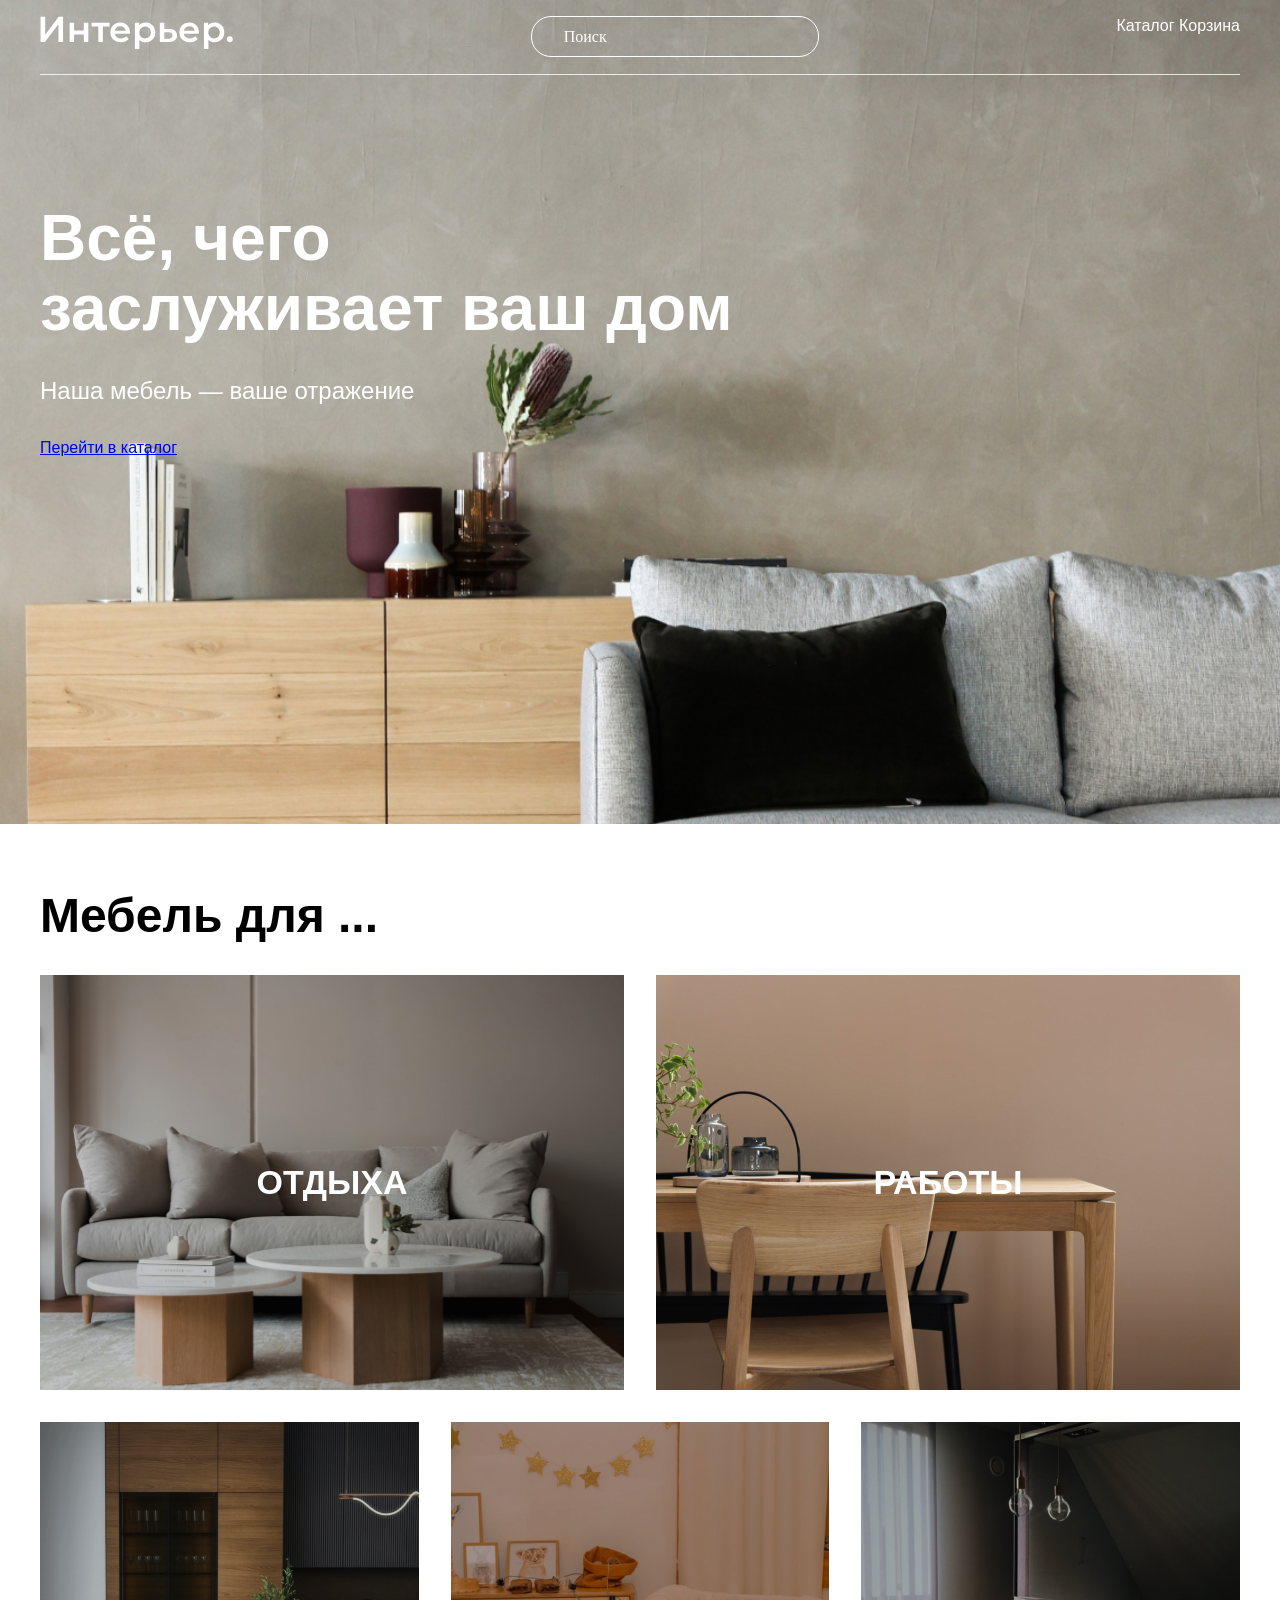
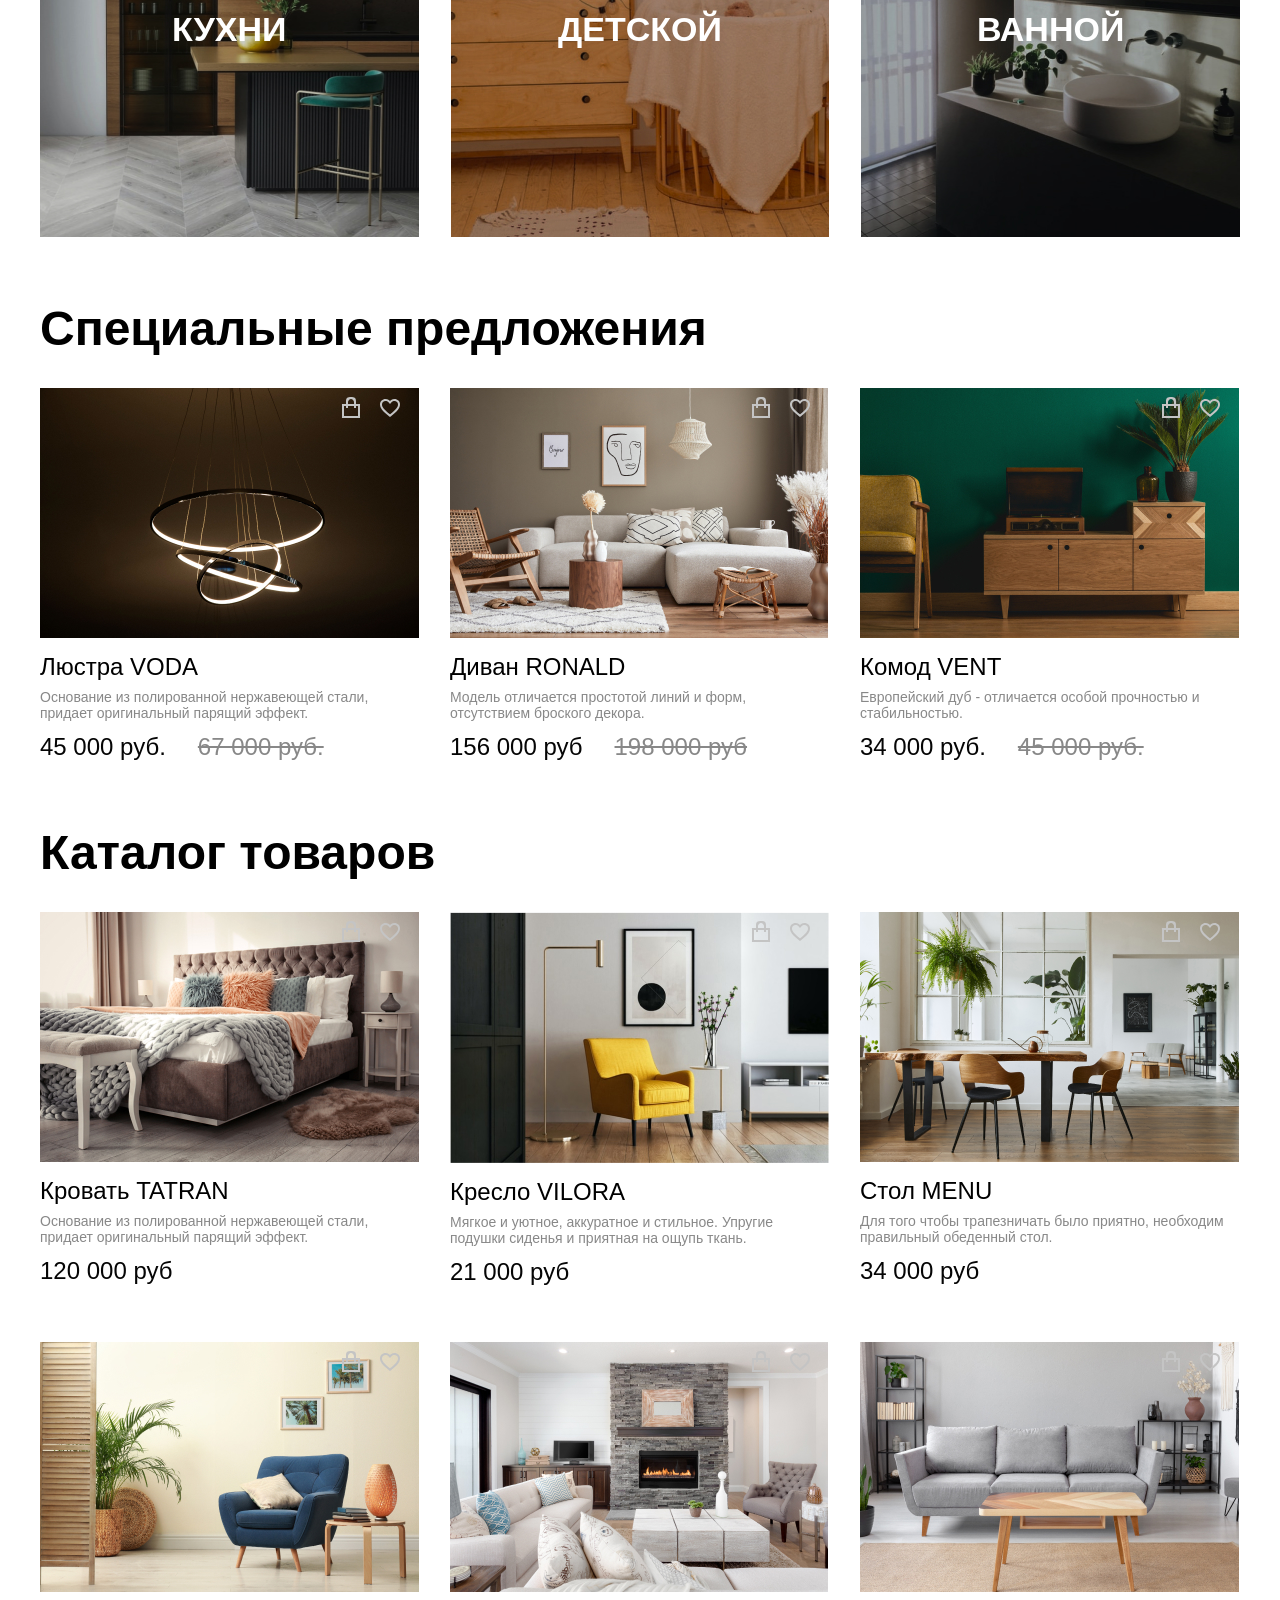
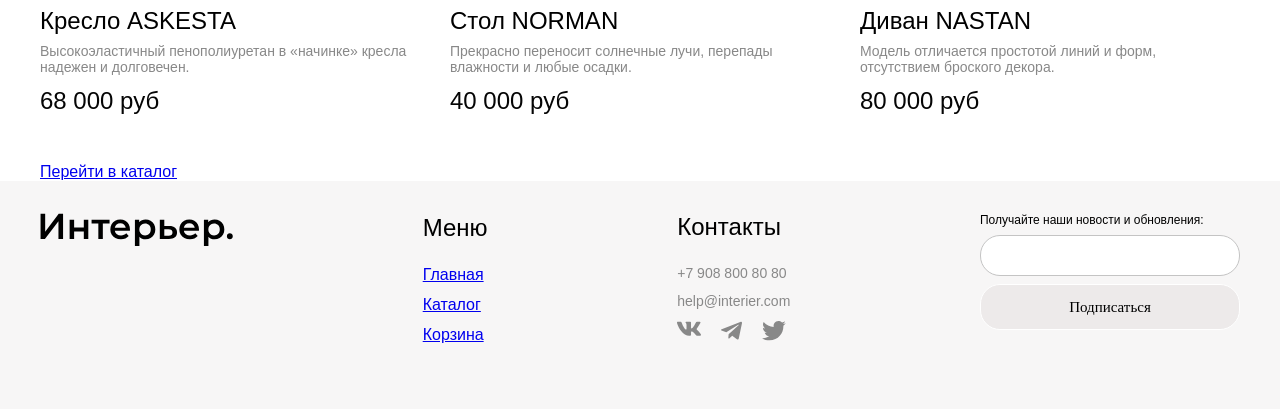
<file: index.html>
<!DOCTYPE html>
<html lang="en">

<head>
    <meta charset="UTF-8">
    <meta name="viewport" content="width=device-width, initial-scale=1.0">
    <title>Main</title>
    <ank rel="preconnect" href="https://fonts.googleapis.com">
    <ank rel="preconnect" href="https://fonts.gstatic.com" crossorigin>
    <ank href="https://fonts.googleapis.com/css2?family=Montserrat:wght@400;500;600&display=swap" rel="stylesheet">
    <link rel="stylesheet" href="main.css">
</head>

<body>
    <div class="General center">
        <header class="Header_">
            <div class="Header__aside">
                <a class="logo" href="index.html">
                    <img class="logo_img" src="images/logo.svg" alt="Логотип">
                </a>
                <input placeholder="Поиск" class="Header__input_search" type="text">
                <div class="Header__anks_block">
                    <nav class="Header__anks">
                        <a class="Header__menu_link" href="catalog.html">Каталог</a>
                        <a class="Header__menu_link" href="korzina.html">Корзина</a>
                    </nav>
                </div>
                <div class="Header__menu_mobile">
                    <a href="#">
                        <svg xmlns="http://www.w3.org/2000/svg" width="20" height="19" viewBox="0 0 20 19" fill="none">
                            <g cap-path="url(#cap0_310_614)">
                                <path
                                    d="M5.7515 2.99141C4.59282 4.14838 3.91891 5.70363 3.86709 7.34023C3.81528 8.97682 4.38946 10.5716 5.47264 11.7995C6.55581 13.0275 8.06645 13.7962 9.69672 13.9491C11.2973 14.0991 12.8949 13.6444 14.1757 12.6766L17.5069 16.0085L17.5069 16.0085C17.5897 16.0914 17.6881 16.1571 17.7963 16.2019C17.9046 16.2468 18.0206 16.2698 18.1377 16.2698C18.2549 16.2698 18.3709 16.2468 18.4791 16.2019C18.5873 16.1571 18.6857 16.0914 18.7685 16.0085C18.8514 15.9257 18.9171 15.8274 18.9619 15.7191C19.0068 15.6109 19.0298 15.4949 19.0298 15.3777C19.0298 15.2606 19.0068 15.1446 18.9619 15.0363C18.9171 14.9281 18.8514 14.8298 18.7685 14.7469L18.7685 14.7469L15.4368 11.416C16.4021 10.135 16.8547 8.53846 16.7038 6.93943C16.5501 5.31054 15.7816 3.80139 14.5547 2.719C13.3277 1.63662 11.7345 1.06232 10.0992 1.11292C8.46381 1.16352 6.90917 1.83523 5.7515 2.99141ZM5.7515 2.99141L5.82216 3.06217L5.7515 2.99141ZM13.5895 4.25366C14.0271 4.68416 14.3751 5.19703 14.6135 5.76269C14.8518 6.32835 14.9758 6.93561 14.9783 7.54944C14.9808 8.16327 14.8618 8.77152 14.628 9.3391C14.3943 9.90669 14.0505 10.4224 13.6164 10.8564C13.1824 11.2905 12.6667 11.6343 12.0991 11.868C11.5315 12.1018 10.9233 12.2208 10.3094 12.2183C9.6956 12.2158 9.08834 12.0918 8.52268 11.8535C7.95702 11.6151 7.44415 11.2671 7.01365 10.8295C6.15334 9.95509 5.67341 8.77613 5.6784 7.54944C5.6834 6.32275 6.17291 5.14773 7.04032 4.28033C7.90772 3.41292 9.08274 2.92341 10.3094 2.91841C11.5361 2.91342 12.7151 3.39335 13.5895 4.25366Z"
                                    fill="white" stroke="white" stroke-width="0.2" />
                            </g>
                            <defs>
                                <capPath id="cap0_310_614">
                                    <rect width="19" height="19" fill="white" transform="translate(0.800537)" />
                                </capPath>
                            </defs>
                        </svg>
                    </a>
                    <a href="catalog.html"><svg width="20" height="21" viewBox="0 0 20 21" fill="none"
                            xmlns="http://www.w3.org/2000/svg">
                            <rect x="0.800537" y="0.900024" width="4.57143" height="4.57143" fill="white" />
                            <rect x="0.800537" y="8.21436" width="4.57143" height="4.57143" fill="white" />
                            <rect x="0.800537" y="15.5286" width="4.57143" height="4.57143" fill="white" />
                            <rect x="8.11401" y="8.21436" width="4.57143" height="4.57143" fill="white" />
                            <rect x="8.11401" y="15.5286" width="4.57143" height="4.57143" fill="white" />
                            <rect x="8.11401" y="0.900024" width="4.57143" height="4.57143" fill="white" />
                            <rect x="15.4285" y="8.21436" width="4.57143" height="4.57143" fill="white" />
                            <rect x="15.4285" y="15.5286" width="4.57143" height="4.57143" fill="white" />
                            <rect x="15.4285" y="0.900024" width="4.57143" height="4.57143" fill="white" />
                        </svg>
                    </a>
                    <a href="korzina.html"><svg width="25" height="25" viewBox="0 0 25 25" fill="none"
                            xmlns="http://www.w3.org/2000/svg">
                            <path
                                d="M14.5834 20.8333C15.1359 20.8333 15.6658 20.6138 16.0566 20.2231C16.4473 19.8324 16.6667 19.3025 16.6667 18.75C16.6667 18.1974 16.4473 17.6675 16.0566 17.2768C15.6658 16.8861 15.1359 16.6666 14.5834 16.6666C14.0309 16.6666 13.501 16.8861 13.1103 17.2768C12.7196 17.6675 12.5001 18.1974 12.5001 18.75C12.5001 19.3025 12.7196 19.8324 13.1103 20.2231C13.501 20.6138 14.0309 20.8333 14.5834 20.8333ZM7.29174 20.8333C7.84428 20.8333 8.37418 20.6138 8.76488 20.2231C9.15558 19.8324 9.37508 19.3025 9.37508 18.75C9.37508 18.1974 9.15558 17.6675 8.76488 17.2768C8.37418 16.8861 7.84428 16.6666 7.29174 16.6666C6.73921 16.6666 6.20931 16.8861 5.81861 17.2768C5.4279 17.6675 5.20841 18.1974 5.20841 18.75C5.20841 19.3025 5.4279 19.8324 5.81861 20.2231C6.20931 20.6138 6.73921 20.8333 7.29174 20.8333ZM20.873 6.16975C21.133 6.16136 21.3796 6.05217 21.5606 5.86525C21.7416 5.67834 21.8428 5.42836 21.8428 5.16819C21.8428 4.90801 21.7416 4.65804 21.5606 4.47112C21.3796 4.28421 21.133 4.17501 20.873 4.16663H19.674C18.7345 4.16663 17.922 4.81871 17.7178 5.73538L16.4126 11.6125C16.2084 12.5291 15.3959 13.1812 14.4563 13.1812H6.63133L5.12924 7.17079H14.8636C15.1212 7.15904 15.3644 7.04844 15.5425 6.86199C15.7206 6.67555 15.82 6.42761 15.82 6.16975C15.82 5.91189 15.7206 5.66395 15.5425 5.47751C15.3644 5.29106 15.1212 5.18046 14.8636 5.16871H5.12924C4.82473 5.16862 4.5242 5.23796 4.25051 5.37145C3.97682 5.50495 3.73716 5.69909 3.54976 5.93911C3.36236 6.17913 3.23215 6.45872 3.16903 6.75662C3.10591 7.05452 3.11154 7.36289 3.1855 7.65829L4.68758 13.6666C4.79586 14.1002 5.046 14.485 5.39821 14.7601C5.75042 15.0351 6.18447 15.1844 6.63133 15.1843H14.4563C15.368 15.1845 16.2524 14.8736 16.9636 14.3032C17.6748 13.7327 18.1701 12.9368 18.3678 12.0468L19.674 6.16975H20.873Z"
                                fill="white" />
                        </svg>
                    </a>
                </div>
            </div>
        </header>
        <section class="Header__main_text">
            <h1 class="Header__page-title">Всё, чего <br>заслуживает ваш дом</h1>
            <p class="Header__page-subtitle">Наша мебель — ваше отражение</p>
            <a class="Header__ank_catalog" href="catalog.html">Перейти в каталог</a>
        </section>
    </div>
    <section class="menu_for_ center">
        <h2 class="title_main">Мебель для ... </h2>
        <div class="menu_for__box">
            <div class="menu_for__items menu_for__f1 menu_for__big">
                <p class="menu_for__text">ОТДЫХА</p>
            </div>
            <div class="menu_for__items menu_for__f2 menu_for__big">
                <p class="menu_for__text">РАБОТЫ</p>
            </div>
            <div class="menu_for__items menu_for__f3 menu_for__min">
                <p class="menu_for__text">КУХНИ</p>
            </div>
            <div class="menu_for__items menu_for__f4 menu_for__min">
                <p class="menu_for__text">ДЕТСКОЙ</p>
            </div>
            <div class="menu_for__items menu_for__f5 menu_for__min">
                <p class="menu_for__text">ВАННОЙ</p>
            </div>
        </div>
    </section>
    <section>
        <div class="product_box_ center">
            <h2 class="title_main">Специальные предложения</h2>
           <div class="product_box__sale"> 
                <div class="content">
                    <div class="container">
                        <img class="content_img" src="images/VODA.jpg" alt="Люстра VODA">
                        <div class="topright">
                            <div class="topright_cart">
                                <svg width="24" height="24" viewBox="0 0 24 24" fill="none"
                                    xmlns="http://www.w3.org/2000/svg">
                                    <g cap-path="url(#cap0_196_498)">
                                        <path
                                            d="M7 8V6C7 4.67916 7.07093 2.93397 8 2C8.92908 1.06603 10.6861 1 12 1C13.3139 1 15.0709 1.06603 16 2C16.9291 2.93397 17 4.67916 17 6V8H20C20.2628 8 20.8142 7.81321 21 8C21.1858 8.18679 21 8.73583 21 9V21C21 21.2642 21.1858 21.8132 21 22C20.8142 22.1868 20.2628 22 20 22H4C3.73722 22 3.18582 22.1868 3 22C2.81419 21.8132 3 21.2642 3 21V9C3 8.73583 2.81419 8.18679 3 8C3.18582 7.81321 3.73722 8 4 8H7ZM7 10H5V20H19V10H17V12H15V10H9V12H7V10ZM9 8H15V6C15 5.2075 14.5575 4.56038 14 4C13.4426 3.43962 12.7884 3 12 3C11.2117 3 10.5575 3.43962 10 4C9.44256 4.56038 9 5.2075 9 6V8Z"
                                            fill="#C4C4C4" />
                                    </g>
                                    <defs>
                                        <capPath id="cap0_196_498">
                                            <rect width="24" height="24" fill="white" />
                                        </capPath>
                                    </defs>
                                </svg>

                            </div>
                            <div class="topright_heart">
                                <svg width="24" height="24" viewBox="0 0 24 24" fill="none"
                                    xmlns="http://www.w3.org/2000/svg">
                                    <path
                                        d="M12 21C11.355 20.428 10.626 19.833 9.85499 19.2H9.84499C7.12999 16.98 4.05299 14.468 2.69399 11.458C2.24751 10.4997 2.0109 9.45713 1.99998 8.4C1.997 6.94949 2.57876 5.55899 3.6138 4.54277C4.64884 3.52655 6.04978 2.9704 7.49999 3C8.68062 3.00187 9.83583 3.34308 10.828 3.983C11.264 4.26597 11.6584 4.60826 12 5C12.3435 4.6098 12.738 4.26771 13.173 3.983C14.1647 3.34296 15.3197 3.00172 16.5 3C17.9502 2.9704 19.3511 3.52655 20.3862 4.54277C21.4212 5.55899 22.003 6.94949 22 8.4C21.9898 9.45882 21.7532 10.5032 21.306 11.463C19.947 14.473 16.871 16.984 14.156 19.2L14.146 19.208C13.374 19.837 12.646 20.432 12.001 21.008L12 21ZM7.49999 5C6.5685 4.98835 5.67006 5.34485 4.99999 5.992C4.35438 6.62617 3.99355 7.49505 3.99991 8.4C4.01132 9.1705 4.18582 9.92985 4.51199 10.628C5.1535 11.9267 6.0191 13.1021 7.06899 14.1C8.05999 15.1 9.19999 16.068 10.186 16.882C10.459 17.107 10.737 17.334 11.015 17.561L11.19 17.704C11.457 17.922 11.733 18.148 12 18.37L12.013 18.358L12.019 18.353H12.025L12.034 18.346H12.039H12.044L12.062 18.331L12.103 18.298L12.11 18.292L12.121 18.284H12.127L12.136 18.276L12.8 17.731L12.974 17.588C13.255 17.359 13.533 17.132 13.806 16.907C14.792 16.093 15.933 15.126 16.924 14.121C17.974 13.1236 18.8397 11.9485 19.481 10.65C19.8131 9.9458 19.9901 9.17851 20 8.4C20.0042 7.49784 19.6435 6.6323 19 6C18.3312 5.34992 17.4326 4.99049 16.5 5C15.3619 4.99033 14.2739 5.46737 13.51 6.311L12 8.051L10.49 6.311C9.72606 5.46737 8.63807 4.99033 7.49999 5Z"
                                        fill="#C4C4C4" />
                                </svg>
                            </div>
                        </div>
                    </div>
                    <h3 class="product_box__title">Люстра VODA</h3>
                    <p class="product_box__subtitle">Основание из полированной нержавеющей стали, придает оригинальный
                        парящий
                        эффект.
                    </p>
                    <div class="product_box__price">
                        <p class="product_box__price_sale">45 000 руб.</p>
                        <p class="product_box__price_real">67 000 руб.</p>
                    </div>
                </div>
                <div class="content">
                    <div class="container">
                        <img class="content_img" src="images/RONALD.jpg" alt="Диван RONALD">
                        <div class="topright">
                            <div class="topright_cart">
                                <svg width="24" height="24" viewBox="0 0 24 24" fill="none"
                                    xmlns="http://www.w3.org/2000/svg">
                                    <g cap-path="url(#cap0_196_498)">
                                        <path
                                            d="M7 8V6C7 4.67916 7.07093 2.93397 8 2C8.92908 1.06603 10.6861 1 12 1C13.3139 1 15.0709 1.06603 16 2C16.9291 2.93397 17 4.67916 17 6V8H20C20.2628 8 20.8142 7.81321 21 8C21.1858 8.18679 21 8.73583 21 9V21C21 21.2642 21.1858 21.8132 21 22C20.8142 22.1868 20.2628 22 20 22H4C3.73722 22 3.18582 22.1868 3 22C2.81419 21.8132 3 21.2642 3 21V9C3 8.73583 2.81419 8.18679 3 8C3.18582 7.81321 3.73722 8 4 8H7ZM7 10H5V20H19V10H17V12H15V10H9V12H7V10ZM9 8H15V6C15 5.2075 14.5575 4.56038 14 4C13.4426 3.43962 12.7884 3 12 3C11.2117 3 10.5575 3.43962 10 4C9.44256 4.56038 9 5.2075 9 6V8Z"
                                            fill="#C4C4C4" />
                                    </g>
                                    <defs>
                                        <capPath id="cap0_196_498">
                                            <rect width="24" height="24" fill="white" />
                                        </capPath>
                                    </defs>
                                </svg>

                            </div>
                            <div class="topright_heart">
                                <svg width="24" height="24" viewBox="0 0 24 24" fill="none"
                                    xmlns="http://www.w3.org/2000/svg">
                                    <path
                                        d="M12 21C11.355 20.428 10.626 19.833 9.85499 19.2H9.84499C7.12999 16.98 4.05299 14.468 2.69399 11.458C2.24751 10.4997 2.0109 9.45713 1.99998 8.4C1.997 6.94949 2.57876 5.55899 3.6138 4.54277C4.64884 3.52655 6.04978 2.9704 7.49999 3C8.68062 3.00187 9.83583 3.34308 10.828 3.983C11.264 4.26597 11.6584 4.60826 12 5C12.3435 4.6098 12.738 4.26771 13.173 3.983C14.1647 3.34296 15.3197 3.00172 16.5 3C17.9502 2.9704 19.3511 3.52655 20.3862 4.54277C21.4212 5.55899 22.003 6.94949 22 8.4C21.9898 9.45882 21.7532 10.5032 21.306 11.463C19.947 14.473 16.871 16.984 14.156 19.2L14.146 19.208C13.374 19.837 12.646 20.432 12.001 21.008L12 21ZM7.49999 5C6.5685 4.98835 5.67006 5.34485 4.99999 5.992C4.35438 6.62617 3.99355 7.49505 3.99991 8.4C4.01132 9.1705 4.18582 9.92985 4.51199 10.628C5.1535 11.9267 6.0191 13.1021 7.06899 14.1C8.05999 15.1 9.19999 16.068 10.186 16.882C10.459 17.107 10.737 17.334 11.015 17.561L11.19 17.704C11.457 17.922 11.733 18.148 12 18.37L12.013 18.358L12.019 18.353H12.025L12.034 18.346H12.039H12.044L12.062 18.331L12.103 18.298L12.11 18.292L12.121 18.284H12.127L12.136 18.276L12.8 17.731L12.974 17.588C13.255 17.359 13.533 17.132 13.806 16.907C14.792 16.093 15.933 15.126 16.924 14.121C17.974 13.1236 18.8397 11.9485 19.481 10.65C19.8131 9.9458 19.9901 9.17851 20 8.4C20.0042 7.49784 19.6435 6.6323 19 6C18.3312 5.34992 17.4326 4.99049 16.5 5C15.3619 4.99033 14.2739 5.46737 13.51 6.311L12 8.051L10.49 6.311C9.72606 5.46737 8.63807 4.99033 7.49999 5Z"
                                        fill="#C4C4C4" />
                                </svg>
                            </div>
                        </div>
                    </div>
                    <h3 class="product_box__title">Диван RONALD</h3>
                    <p class="product_box__subtitle">Модель отличается простотой линий и форм, отсутствием броского
                        декора.
                    </p>
                    <div class="product_box__price">
                        <p class="product_box__price_sale">156 000 руб</p>
                        <p class="product_box__price_real">198 000 руб</p>
                    </div>
                </div>
                <div class="content">
                    <div class="container">
                        <img class="content_img" src="images/VENT.jpg" alt="Комод VENT">
                        <div class="topright">
                            <div class="topright_cart">
                                <svg width="24" height="24" viewBox="0 0 24 24" fill="none"
                                    xmlns="http://www.w3.org/2000/svg">
                                    <g cap-path="url(#cap0_196_498)">
                                        <path
                                            d="M7 8V6C7 4.67916 7.07093 2.93397 8 2C8.92908 1.06603 10.6861 1 12 1C13.3139 1 15.0709 1.06603 16 2C16.9291 2.93397 17 4.67916 17 6V8H20C20.2628 8 20.8142 7.81321 21 8C21.1858 8.18679 21 8.73583 21 9V21C21 21.2642 21.1858 21.8132 21 22C20.8142 22.1868 20.2628 22 20 22H4C3.73722 22 3.18582 22.1868 3 22C2.81419 21.8132 3 21.2642 3 21V9C3 8.73583 2.81419 8.18679 3 8C3.18582 7.81321 3.73722 8 4 8H7ZM7 10H5V20H19V10H17V12H15V10H9V12H7V10ZM9 8H15V6C15 5.2075 14.5575 4.56038 14 4C13.4426 3.43962 12.7884 3 12 3C11.2117 3 10.5575 3.43962 10 4C9.44256 4.56038 9 5.2075 9 6V8Z"
                                            fill="#C4C4C4" />
                                    </g>
                                    <defs>
                                        <capPath id="cap0_196_498">
                                            <rect width="24" height="24" fill="white" />
                                        </capPath>
                                    </defs>
                                </svg>

                            </div>
                            <div class="topright_heart">
                                <svg width="24" height="24" viewBox="0 0 24 24" fill="none"
                                    xmlns="http://www.w3.org/2000/svg">
                                    <path
                                        d="M12 21C11.355 20.428 10.626 19.833 9.85499 19.2H9.84499C7.12999 16.98 4.05299 14.468 2.69399 11.458C2.24751 10.4997 2.0109 9.45713 1.99998 8.4C1.997 6.94949 2.57876 5.55899 3.6138 4.54277C4.64884 3.52655 6.04978 2.9704 7.49999 3C8.68062 3.00187 9.83583 3.34308 10.828 3.983C11.264 4.26597 11.6584 4.60826 12 5C12.3435 4.6098 12.738 4.26771 13.173 3.983C14.1647 3.34296 15.3197 3.00172 16.5 3C17.9502 2.9704 19.3511 3.52655 20.3862 4.54277C21.4212 5.55899 22.003 6.94949 22 8.4C21.9898 9.45882 21.7532 10.5032 21.306 11.463C19.947 14.473 16.871 16.984 14.156 19.2L14.146 19.208C13.374 19.837 12.646 20.432 12.001 21.008L12 21ZM7.49999 5C6.5685 4.98835 5.67006 5.34485 4.99999 5.992C4.35438 6.62617 3.99355 7.49505 3.99991 8.4C4.01132 9.1705 4.18582 9.92985 4.51199 10.628C5.1535 11.9267 6.0191 13.1021 7.06899 14.1C8.05999 15.1 9.19999 16.068 10.186 16.882C10.459 17.107 10.737 17.334 11.015 17.561L11.19 17.704C11.457 17.922 11.733 18.148 12 18.37L12.013 18.358L12.019 18.353H12.025L12.034 18.346H12.039H12.044L12.062 18.331L12.103 18.298L12.11 18.292L12.121 18.284H12.127L12.136 18.276L12.8 17.731L12.974 17.588C13.255 17.359 13.533 17.132 13.806 16.907C14.792 16.093 15.933 15.126 16.924 14.121C17.974 13.1236 18.8397 11.9485 19.481 10.65C19.8131 9.9458 19.9901 9.17851 20 8.4C20.0042 7.49784 19.6435 6.6323 19 6C18.3312 5.34992 17.4326 4.99049 16.5 5C15.3619 4.99033 14.2739 5.46737 13.51 6.311L12 8.051L10.49 6.311C9.72606 5.46737 8.63807 4.99033 7.49999 5Z"
                                        fill="#C4C4C4" />
                                </svg>
                            </div>
                        </div>
                    </div>
                    <h3 class="product_box__title">Комод VENT</h3>
                    <p class="product_box__subtitle">Европейский дуб - отличается особой прочностью и стабильностью.
                    </p>
                    <div class="product_box__price">
                        <p class="product_box__price_sale">34 000 руб.</p>
                        <p class="product_box__price_real">45 000 руб.</p>
                    </div>
                </div>
            </div>
            <h2 class="title_main">Каталог товаров</h2>
            <div class="product_box__no_sale">
                <div class="product_box__all">
                    <div class="content">
                        <div class="container">
                            <img class="content_img" src="images/TATRAN.jpg" alt="Кровать TATRAN">
                            <div class="topright">
                                <div class="topright_cart">
                                    <svg width="24" height="24" viewBox="0 0 24 24" fill="none"
                                        xmlns="http://www.w3.org/2000/svg">
                                        <g cap-path="url(#cap0_196_498)">
                                            <path
                                                d="M7 8V6C7 4.67916 7.07093 2.93397 8 2C8.92908 1.06603 10.6861 1 12 1C13.3139 1 15.0709 1.06603 16 2C16.9291 2.93397 17 4.67916 17 6V8H20C20.2628 8 20.8142 7.81321 21 8C21.1858 8.18679 21 8.73583 21 9V21C21 21.2642 21.1858 21.8132 21 22C20.8142 22.1868 20.2628 22 20 22H4C3.73722 22 3.18582 22.1868 3 22C2.81419 21.8132 3 21.2642 3 21V9C3 8.73583 2.81419 8.18679 3 8C3.18582 7.81321 3.73722 8 4 8H7ZM7 10H5V20H19V10H17V12H15V10H9V12H7V10ZM9 8H15V6C15 5.2075 14.5575 4.56038 14 4C13.4426 3.43962 12.7884 3 12 3C11.2117 3 10.5575 3.43962 10 4C9.44256 4.56038 9 5.2075 9 6V8Z"
                                                fill="#C4C4C4" />
                                        </g>
                                        <defs>
                                            <capPath id="cap0_196_498">
                                                <rect width="24" height="24" fill="white" />
                                            </capPath>
                                        </defs>
                                    </svg>

                                </div>
                                <div class="topright_heart">
                                    <svg width="24" height="24" viewBox="0 0 24 24" fill="none"
                                        xmlns="http://www.w3.org/2000/svg">
                                        <path
                                            d="M12 21C11.355 20.428 10.626 19.833 9.85499 19.2H9.84499C7.12999 16.98 4.05299 14.468 2.69399 11.458C2.24751 10.4997 2.0109 9.45713 1.99998 8.4C1.997 6.94949 2.57876 5.55899 3.6138 4.54277C4.64884 3.52655 6.04978 2.9704 7.49999 3C8.68062 3.00187 9.83583 3.34308 10.828 3.983C11.264 4.26597 11.6584 4.60826 12 5C12.3435 4.6098 12.738 4.26771 13.173 3.983C14.1647 3.34296 15.3197 3.00172 16.5 3C17.9502 2.9704 19.3511 3.52655 20.3862 4.54277C21.4212 5.55899 22.003 6.94949 22 8.4C21.9898 9.45882 21.7532 10.5032 21.306 11.463C19.947 14.473 16.871 16.984 14.156 19.2L14.146 19.208C13.374 19.837 12.646 20.432 12.001 21.008L12 21ZM7.49999 5C6.5685 4.98835 5.67006 5.34485 4.99999 5.992C4.35438 6.62617 3.99355 7.49505 3.99991 8.4C4.01132 9.1705 4.18582 9.92985 4.51199 10.628C5.1535 11.9267 6.0191 13.1021 7.06899 14.1C8.05999 15.1 9.19999 16.068 10.186 16.882C10.459 17.107 10.737 17.334 11.015 17.561L11.19 17.704C11.457 17.922 11.733 18.148 12 18.37L12.013 18.358L12.019 18.353H12.025L12.034 18.346H12.039H12.044L12.062 18.331L12.103 18.298L12.11 18.292L12.121 18.284H12.127L12.136 18.276L12.8 17.731L12.974 17.588C13.255 17.359 13.533 17.132 13.806 16.907C14.792 16.093 15.933 15.126 16.924 14.121C17.974 13.1236 18.8397 11.9485 19.481 10.65C19.8131 9.9458 19.9901 9.17851 20 8.4C20.0042 7.49784 19.6435 6.6323 19 6C18.3312 5.34992 17.4326 4.99049 16.5 5C15.3619 4.99033 14.2739 5.46737 13.51 6.311L12 8.051L10.49 6.311C9.72606 5.46737 8.63807 4.99033 7.49999 5Z"
                                            fill="#C4C4C4" />
                                    </svg>
                                </div>
                            </div>
                        </div>
                        <h3 class="product_box__title">Кровать TATRAN</h3>
                        <p class="product_box__subtitle">Основание из полированной нержавеющей стали, придает
                            оригинальный
                            парящий
                            эффект.
                        </p>
                        <p class="product_box__price_sale">120 000 руб</p>
                    </div>
                    <div class="content">
                        <div class="container">
                            <img class="content_img" src="images/product1.jpg" alt="Кресло VILORA">
                            <div class="topright">
                                <div class="topright_cart">
                                    <svg width="24" height="24" viewBox="0 0 24 24" fill="none"
                                        xmlns="http://www.w3.org/2000/svg">
                                        <g cap-path="url(#cap0_196_498)">
                                            <path
                                                d="M7 8V6C7 4.67916 7.07093 2.93397 8 2C8.92908 1.06603 10.6861 1 12 1C13.3139 1 15.0709 1.06603 16 2C16.9291 2.93397 17 4.67916 17 6V8H20C20.2628 8 20.8142 7.81321 21 8C21.1858 8.18679 21 8.73583 21 9V21C21 21.2642 21.1858 21.8132 21 22C20.8142 22.1868 20.2628 22 20 22H4C3.73722 22 3.18582 22.1868 3 22C2.81419 21.8132 3 21.2642 3 21V9C3 8.73583 2.81419 8.18679 3 8C3.18582 7.81321 3.73722 8 4 8H7ZM7 10H5V20H19V10H17V12H15V10H9V12H7V10ZM9 8H15V6C15 5.2075 14.5575 4.56038 14 4C13.4426 3.43962 12.7884 3 12 3C11.2117 3 10.5575 3.43962 10 4C9.44256 4.56038 9 5.2075 9 6V8Z"
                                                fill="#C4C4C4" />
                                        </g>
                                        <defs>
                                            <capPath id="cap0_196_498">
                                                <rect width="24" height="24" fill="white" />
                                            </capPath>
                                        </defs>
                                    </svg>

                                </div>
                                <div class="topright_heart">
                                    <svg width="24" height="24" viewBox="0 0 24 24" fill="none"
                                        xmlns="http://www.w3.org/2000/svg">
                                        <path
                                            d="M12 21C11.355 20.428 10.626 19.833 9.85499 19.2H9.84499C7.12999 16.98 4.05299 14.468 2.69399 11.458C2.24751 10.4997 2.0109 9.45713 1.99998 8.4C1.997 6.94949 2.57876 5.55899 3.6138 4.54277C4.64884 3.52655 6.04978 2.9704 7.49999 3C8.68062 3.00187 9.83583 3.34308 10.828 3.983C11.264 4.26597 11.6584 4.60826 12 5C12.3435 4.6098 12.738 4.26771 13.173 3.983C14.1647 3.34296 15.3197 3.00172 16.5 3C17.9502 2.9704 19.3511 3.52655 20.3862 4.54277C21.4212 5.55899 22.003 6.94949 22 8.4C21.9898 9.45882 21.7532 10.5032 21.306 11.463C19.947 14.473 16.871 16.984 14.156 19.2L14.146 19.208C13.374 19.837 12.646 20.432 12.001 21.008L12 21ZM7.49999 5C6.5685 4.98835 5.67006 5.34485 4.99999 5.992C4.35438 6.62617 3.99355 7.49505 3.99991 8.4C4.01132 9.1705 4.18582 9.92985 4.51199 10.628C5.1535 11.9267 6.0191 13.1021 7.06899 14.1C8.05999 15.1 9.19999 16.068 10.186 16.882C10.459 17.107 10.737 17.334 11.015 17.561L11.19 17.704C11.457 17.922 11.733 18.148 12 18.37L12.013 18.358L12.019 18.353H12.025L12.034 18.346H12.039H12.044L12.062 18.331L12.103 18.298L12.11 18.292L12.121 18.284H12.127L12.136 18.276L12.8 17.731L12.974 17.588C13.255 17.359 13.533 17.132 13.806 16.907C14.792 16.093 15.933 15.126 16.924 14.121C17.974 13.1236 18.8397 11.9485 19.481 10.65C19.8131 9.9458 19.9901 9.17851 20 8.4C20.0042 7.49784 19.6435 6.6323 19 6C18.3312 5.34992 17.4326 4.99049 16.5 5C15.3619 4.99033 14.2739 5.46737 13.51 6.311L12 8.051L10.49 6.311C9.72606 5.46737 8.63807 4.99033 7.49999 5Z"
                                            fill="#C4C4C4" />
                                    </svg>
                                </div>
                            </div>
                        </div>
                        <h3 class="product_box__title">Кресло VILORA</h3>
                        <p class="product_box__subtitle">Мягкое и уютное, аккуратное и стильное. Упругие подушки сиденья
                            и
                            приятная
                            на
                            ощупь
                            ткань.
                        </p>
                        <p class="product_box__price_sale">21 000 руб</p>
                    </div>
                    <div class="content">
                        <div class="container">
                            <img class="content_img" src="images/MENU.png" alt="Стол MENU">
                            <div class="topright">
                                <div class="topright_cart">
                                    <svg width="24" height="24" viewBox="0 0 24 24" fill="none"
                                        xmlns="http://www.w3.org/2000/svg">
                                        <g cap-path="url(#cap0_196_498)">
                                            <path
                                                d="M7 8V6C7 4.67916 7.07093 2.93397 8 2C8.92908 1.06603 10.6861 1 12 1C13.3139 1 15.0709 1.06603 16 2C16.9291 2.93397 17 4.67916 17 6V8H20C20.2628 8 20.8142 7.81321 21 8C21.1858 8.18679 21 8.73583 21 9V21C21 21.2642 21.1858 21.8132 21 22C20.8142 22.1868 20.2628 22 20 22H4C3.73722 22 3.18582 22.1868 3 22C2.81419 21.8132 3 21.2642 3 21V9C3 8.73583 2.81419 8.18679 3 8C3.18582 7.81321 3.73722 8 4 8H7ZM7 10H5V20H19V10H17V12H15V10H9V12H7V10ZM9 8H15V6C15 5.2075 14.5575 4.56038 14 4C13.4426 3.43962 12.7884 3 12 3C11.2117 3 10.5575 3.43962 10 4C9.44256 4.56038 9 5.2075 9 6V8Z"
                                                fill="#C4C4C4" />
                                        </g>
                                        <defs>
                                            <capPath id="cap0_196_498">
                                                <rect width="24" height="24" fill="white" />
                                            </capPath>
                                        </defs>
                                    </svg>

                                </div>
                                <div class="topright_heart">
                                    <svg width="24" height="24" viewBox="0 0 24 24" fill="none"
                                        xmlns="http://www.w3.org/2000/svg">
                                        <path
                                            d="M12 21C11.355 20.428 10.626 19.833 9.85499 19.2H9.84499C7.12999 16.98 4.05299 14.468 2.69399 11.458C2.24751 10.4997 2.0109 9.45713 1.99998 8.4C1.997 6.94949 2.57876 5.55899 3.6138 4.54277C4.64884 3.52655 6.04978 2.9704 7.49999 3C8.68062 3.00187 9.83583 3.34308 10.828 3.983C11.264 4.26597 11.6584 4.60826 12 5C12.3435 4.6098 12.738 4.26771 13.173 3.983C14.1647 3.34296 15.3197 3.00172 16.5 3C17.9502 2.9704 19.3511 3.52655 20.3862 4.54277C21.4212 5.55899 22.003 6.94949 22 8.4C21.9898 9.45882 21.7532 10.5032 21.306 11.463C19.947 14.473 16.871 16.984 14.156 19.2L14.146 19.208C13.374 19.837 12.646 20.432 12.001 21.008L12 21ZM7.49999 5C6.5685 4.98835 5.67006 5.34485 4.99999 5.992C4.35438 6.62617 3.99355 7.49505 3.99991 8.4C4.01132 9.1705 4.18582 9.92985 4.51199 10.628C5.1535 11.9267 6.0191 13.1021 7.06899 14.1C8.05999 15.1 9.19999 16.068 10.186 16.882C10.459 17.107 10.737 17.334 11.015 17.561L11.19 17.704C11.457 17.922 11.733 18.148 12 18.37L12.013 18.358L12.019 18.353H12.025L12.034 18.346H12.039H12.044L12.062 18.331L12.103 18.298L12.11 18.292L12.121 18.284H12.127L12.136 18.276L12.8 17.731L12.974 17.588C13.255 17.359 13.533 17.132 13.806 16.907C14.792 16.093 15.933 15.126 16.924 14.121C17.974 13.1236 18.8397 11.9485 19.481 10.65C19.8131 9.9458 19.9901 9.17851 20 8.4C20.0042 7.49784 19.6435 6.6323 19 6C18.3312 5.34992 17.4326 4.99049 16.5 5C15.3619 4.99033 14.2739 5.46737 13.51 6.311L12 8.051L10.49 6.311C9.72606 5.46737 8.63807 4.99033 7.49999 5Z"
                                            fill="#C4C4C4" />
                                    </svg>
                                </div>
                            </div>
                        </div>

                        <h3 class="product_box__title">Стол MENU</h3>
                        <p class="product_box__subtitle">Для того чтобы трапезничать было приятно, необходим правильный
                            обеденный
                            стол.
                        </p>
                        <p class="product_box__price_sale">34 000 руб</p>
                    </div>
                    <div class="content">
                        <div class="container">
                            <img class="content_img" src="images/ASKESTA.jpg" alt="Кресло ASKESTA">
                            <div class="topright">
                                <div class="topright_cart">
                                    <svg width="24" height="24" viewBox="0 0 24 24" fill="none"
                                        xmlns="http://www.w3.org/2000/svg">
                                        <g cap-path="url(#cap0_196_498)">
                                            <path
                                                d="M7 8V6C7 4.67916 7.07093 2.93397 8 2C8.92908 1.06603 10.6861 1 12 1C13.3139 1 15.0709 1.06603 16 2C16.9291 2.93397 17 4.67916 17 6V8H20C20.2628 8 20.8142 7.81321 21 8C21.1858 8.18679 21 8.73583 21 9V21C21 21.2642 21.1858 21.8132 21 22C20.8142 22.1868 20.2628 22 20 22H4C3.73722 22 3.18582 22.1868 3 22C2.81419 21.8132 3 21.2642 3 21V9C3 8.73583 2.81419 8.18679 3 8C3.18582 7.81321 3.73722 8 4 8H7ZM7 10H5V20H19V10H17V12H15V10H9V12H7V10ZM9 8H15V6C15 5.2075 14.5575 4.56038 14 4C13.4426 3.43962 12.7884 3 12 3C11.2117 3 10.5575 3.43962 10 4C9.44256 4.56038 9 5.2075 9 6V8Z"
                                                fill="#C4C4C4" />
                                        </g>
                                        <defs>
                                            <capPath id="cap0_196_498">
                                                <rect width="24" height="24" fill="white" />
                                            </capPath>
                                        </defs>
                                    </svg>

                                </div>
                                <div class="topright_heart">
                                    <svg width="24" height="24" viewBox="0 0 24 24" fill="none"
                                        xmlns="http://www.w3.org/2000/svg">
                                        <path
                                            d="M12 21C11.355 20.428 10.626 19.833 9.85499 19.2H9.84499C7.12999 16.98 4.05299 14.468 2.69399 11.458C2.24751 10.4997 2.0109 9.45713 1.99998 8.4C1.997 6.94949 2.57876 5.55899 3.6138 4.54277C4.64884 3.52655 6.04978 2.9704 7.49999 3C8.68062 3.00187 9.83583 3.34308 10.828 3.983C11.264 4.26597 11.6584 4.60826 12 5C12.3435 4.6098 12.738 4.26771 13.173 3.983C14.1647 3.34296 15.3197 3.00172 16.5 3C17.9502 2.9704 19.3511 3.52655 20.3862 4.54277C21.4212 5.55899 22.003 6.94949 22 8.4C21.9898 9.45882 21.7532 10.5032 21.306 11.463C19.947 14.473 16.871 16.984 14.156 19.2L14.146 19.208C13.374 19.837 12.646 20.432 12.001 21.008L12 21ZM7.49999 5C6.5685 4.98835 5.67006 5.34485 4.99999 5.992C4.35438 6.62617 3.99355 7.49505 3.99991 8.4C4.01132 9.1705 4.18582 9.92985 4.51199 10.628C5.1535 11.9267 6.0191 13.1021 7.06899 14.1C8.05999 15.1 9.19999 16.068 10.186 16.882C10.459 17.107 10.737 17.334 11.015 17.561L11.19 17.704C11.457 17.922 11.733 18.148 12 18.37L12.013 18.358L12.019 18.353H12.025L12.034 18.346H12.039H12.044L12.062 18.331L12.103 18.298L12.11 18.292L12.121 18.284H12.127L12.136 18.276L12.8 17.731L12.974 17.588C13.255 17.359 13.533 17.132 13.806 16.907C14.792 16.093 15.933 15.126 16.924 14.121C17.974 13.1236 18.8397 11.9485 19.481 10.65C19.8131 9.9458 19.9901 9.17851 20 8.4C20.0042 7.49784 19.6435 6.6323 19 6C18.3312 5.34992 17.4326 4.99049 16.5 5C15.3619 4.99033 14.2739 5.46737 13.51 6.311L12 8.051L10.49 6.311C9.72606 5.46737 8.63807 4.99033 7.49999 5Z"
                                            fill="#C4C4C4" />
                                    </svg>
                                </div>
                            </div>
                        </div>
                        <h3 class="product_box__title">Кресло ASKESTA</h3>
                        <p class="product_box__subtitle">Высокоэластичный пенополиуретан в «начинке» кресла надежен и
                            долговечен.
                        </p>
                        <p class="product_box__price_sale">68 000 руб</p>
                    </div>
                    <div class="content">
                        <div class="container">
                            <img class="content_img" src="images/NORMAN.jpg" alt="Стол NORMAN">
                            <div class="topright">
                                <div class="topright_cart">
                                    <svg width="24" height="24" viewBox="0 0 24 24" fill="none"
                                        xmlns="http://www.w3.org/2000/svg">
                                        <g cap-path="url(#cap0_196_498)">
                                            <path
                                                d="M7 8V6C7 4.67916 7.07093 2.93397 8 2C8.92908 1.06603 10.6861 1 12 1C13.3139 1 15.0709 1.06603 16 2C16.9291 2.93397 17 4.67916 17 6V8H20C20.2628 8 20.8142 7.81321 21 8C21.1858 8.18679 21 8.73583 21 9V21C21 21.2642 21.1858 21.8132 21 22C20.8142 22.1868 20.2628 22 20 22H4C3.73722 22 3.18582 22.1868 3 22C2.81419 21.8132 3 21.2642 3 21V9C3 8.73583 2.81419 8.18679 3 8C3.18582 7.81321 3.73722 8 4 8H7ZM7 10H5V20H19V10H17V12H15V10H9V12H7V10ZM9 8H15V6C15 5.2075 14.5575 4.56038 14 4C13.4426 3.43962 12.7884 3 12 3C11.2117 3 10.5575 3.43962 10 4C9.44256 4.56038 9 5.2075 9 6V8Z"
                                                fill="#C4C4C4" />
                                        </g>
                                        <defs>
                                            <capPath id="cap0_196_498">
                                                <rect width="24" height="24" fill="white" />
                                            </capPath>
                                        </defs>
                                    </svg>

                                </div>
                                <div class="topright_heart">
                                    <svg width="24" height="24" viewBox="0 0 24 24" fill="none"
                                        xmlns="http://www.w3.org/2000/svg">
                                        <path
                                            d="M12 21C11.355 20.428 10.626 19.833 9.85499 19.2H9.84499C7.12999 16.98 4.05299 14.468 2.69399 11.458C2.24751 10.4997 2.0109 9.45713 1.99998 8.4C1.997 6.94949 2.57876 5.55899 3.6138 4.54277C4.64884 3.52655 6.04978 2.9704 7.49999 3C8.68062 3.00187 9.83583 3.34308 10.828 3.983C11.264 4.26597 11.6584 4.60826 12 5C12.3435 4.6098 12.738 4.26771 13.173 3.983C14.1647 3.34296 15.3197 3.00172 16.5 3C17.9502 2.9704 19.3511 3.52655 20.3862 4.54277C21.4212 5.55899 22.003 6.94949 22 8.4C21.9898 9.45882 21.7532 10.5032 21.306 11.463C19.947 14.473 16.871 16.984 14.156 19.2L14.146 19.208C13.374 19.837 12.646 20.432 12.001 21.008L12 21ZM7.49999 5C6.5685 4.98835 5.67006 5.34485 4.99999 5.992C4.35438 6.62617 3.99355 7.49505 3.99991 8.4C4.01132 9.1705 4.18582 9.92985 4.51199 10.628C5.1535 11.9267 6.0191 13.1021 7.06899 14.1C8.05999 15.1 9.19999 16.068 10.186 16.882C10.459 17.107 10.737 17.334 11.015 17.561L11.19 17.704C11.457 17.922 11.733 18.148 12 18.37L12.013 18.358L12.019 18.353H12.025L12.034 18.346H12.039H12.044L12.062 18.331L12.103 18.298L12.11 18.292L12.121 18.284H12.127L12.136 18.276L12.8 17.731L12.974 17.588C13.255 17.359 13.533 17.132 13.806 16.907C14.792 16.093 15.933 15.126 16.924 14.121C17.974 13.1236 18.8397 11.9485 19.481 10.65C19.8131 9.9458 19.9901 9.17851 20 8.4C20.0042 7.49784 19.6435 6.6323 19 6C18.3312 5.34992 17.4326 4.99049 16.5 5C15.3619 4.99033 14.2739 5.46737 13.51 6.311L12 8.051L10.49 6.311C9.72606 5.46737 8.63807 4.99033 7.49999 5Z"
                                            fill="#C4C4C4" />
                                    </svg>
                                </div>
                            </div>
                        </div>
                        <h3 class="product_box__title">Стол NORMAN</h3>
                        <p class="product_box__subtitle">Прекрасно переносит солнечные лучи, перепады влажности и любые
                            осадки.
                        </p>
                        <p class="product_box__price_sale">40 000 руб</p>
                    </div>
                    <div class="content">
                        <div class="container">
                            <img class="content_img" src="images/NASTAN.jpg" alt="Диван NASTAN">
                            <div class="topright">
                                <div class="topright_cart">
                                    <svg width="24" height="24" viewBox="0 0 24 24" fill="none"
                                        xmlns="http://www.w3.org/2000/svg">
                                        <g cap-path="url(#cap0_196_498)">
                                            <path
                                                d="M7 8V6C7 4.67916 7.07093 2.93397 8 2C8.92908 1.06603 10.6861 1 12 1C13.3139 1 15.0709 1.06603 16 2C16.9291 2.93397 17 4.67916 17 6V8H20C20.2628 8 20.8142 7.81321 21 8C21.1858 8.18679 21 8.73583 21 9V21C21 21.2642 21.1858 21.8132 21 22C20.8142 22.1868 20.2628 22 20 22H4C3.73722 22 3.18582 22.1868 3 22C2.81419 21.8132 3 21.2642 3 21V9C3 8.73583 2.81419 8.18679 3 8C3.18582 7.81321 3.73722 8 4 8H7ZM7 10H5V20H19V10H17V12H15V10H9V12H7V10ZM9 8H15V6C15 5.2075 14.5575 4.56038 14 4C13.4426 3.43962 12.7884 3 12 3C11.2117 3 10.5575 3.43962 10 4C9.44256 4.56038 9 5.2075 9 6V8Z"
                                                fill="#C4C4C4" />
                                        </g>
                                        <defs>
                                            <capPath id="cap0_196_498">
                                                <rect width="24" height="24" fill="white" />
                                            </capPath>
                                        </defs>
                                    </svg>

                                </div>
                                <div class="topright_heart">
                                    <svg width="24" height="24" viewBox="0 0 24 24" fill="none"
                                        xmlns="http://www.w3.org/2000/svg">
                                        <path
                                            d="M12 21C11.355 20.428 10.626 19.833 9.85499 19.2H9.84499C7.12999 16.98 4.05299 14.468 2.69399 11.458C2.24751 10.4997 2.0109 9.45713 1.99998 8.4C1.997 6.94949 2.57876 5.55899 3.6138 4.54277C4.64884 3.52655 6.04978 2.9704 7.49999 3C8.68062 3.00187 9.83583 3.34308 10.828 3.983C11.264 4.26597 11.6584 4.60826 12 5C12.3435 4.6098 12.738 4.26771 13.173 3.983C14.1647 3.34296 15.3197 3.00172 16.5 3C17.9502 2.9704 19.3511 3.52655 20.3862 4.54277C21.4212 5.55899 22.003 6.94949 22 8.4C21.9898 9.45882 21.7532 10.5032 21.306 11.463C19.947 14.473 16.871 16.984 14.156 19.2L14.146 19.208C13.374 19.837 12.646 20.432 12.001 21.008L12 21ZM7.49999 5C6.5685 4.98835 5.67006 5.34485 4.99999 5.992C4.35438 6.62617 3.99355 7.49505 3.99991 8.4C4.01132 9.1705 4.18582 9.92985 4.51199 10.628C5.1535 11.9267 6.0191 13.1021 7.06899 14.1C8.05999 15.1 9.19999 16.068 10.186 16.882C10.459 17.107 10.737 17.334 11.015 17.561L11.19 17.704C11.457 17.922 11.733 18.148 12 18.37L12.013 18.358L12.019 18.353H12.025L12.034 18.346H12.039H12.044L12.062 18.331L12.103 18.298L12.11 18.292L12.121 18.284H12.127L12.136 18.276L12.8 17.731L12.974 17.588C13.255 17.359 13.533 17.132 13.806 16.907C14.792 16.093 15.933 15.126 16.924 14.121C17.974 13.1236 18.8397 11.9485 19.481 10.65C19.8131 9.9458 19.9901 9.17851 20 8.4C20.0042 7.49784 19.6435 6.6323 19 6C18.3312 5.34992 17.4326 4.99049 16.5 5C15.3619 4.99033 14.2739 5.46737 13.51 6.311L12 8.051L10.49 6.311C9.72606 5.46737 8.63807 4.99033 7.49999 5Z"
                                            fill="#C4C4C4" />
                                    </svg>
                                </div>
                            </div>
                        </div>
                        <h3 class="product_box__title">Диван NASTAN</h3>
                        <p class="product_box__subtitle">Модель отличается простотой линий и форм, отсутствием броского
                            декора.
                        </p>
                        <p class="product_box__price_sale">80 000 руб</p>
                    </div>
                </div>
                <a class="product_box__catalog_ank" href="catalog.html">Перейти в каталог</a>
            </div>
        </div>
    </section>
    <footer class="footer_ center">
        <a href="index.html" class="footer__logo">
            <img src="images/Интерьер..svg" alt="logo">
        </a>

        <div class="footer__nav_ank">
            <h4 class="footer__title_menu">Меню</h4>
            <a class="footer__anks" href="index.html">Главная</a>
            <a class="footer__anks" href="catalog.html">Каталог</a>
            <a class="footer__anks" href="korzina.html">Корзина</a>
        </div>

        <div class="footer__contacts">
            <h4 class="footer__title_contact">Контакты</h4>
            <a class="footer__contact_way" href="tel:+79991112233">+7 908 800 80 80</a>
            <a class="footer__contact_way" href="mailto:mail@example.com">help@interier.com</a>
            <div class="footer__icons">
                <a href="#" class="footer__icon"><svg width="24" height="15" viewBox="0 0 24 15" fill="none"
                        xmlns="http://www.w3.org/2000/svg">
                        <path fill-rule="evenodd" cap-rule="evenodd"
                            d="M23.45 1.61585C23.616 1.06985 23.45 0.667847 22.655 0.667847H20.03C19.362 0.667847 19.054 1.01485 18.887 1.39785C18.887 1.39785 17.552 4.59385 15.661 6.66985C15.049 7.27185 14.771 7.46285 14.437 7.46285C14.27 7.46285 14.019 7.27185 14.019 6.72485V1.61585C14.019 0.959847 13.835 0.667847 13.279 0.667847H9.151C8.734 0.667847 8.483 0.971847 8.483 1.26085C8.483 1.88185 9.429 2.02585 9.526 3.77385V7.57185C9.526 8.40485 9.373 8.55585 9.039 8.55585C8.149 8.55585 5.984 5.34485 4.699 1.67085C4.45 0.955846 4.198 0.667847 3.527 0.667847H0.9C0.15 0.667847 0 1.01485 0 1.39785C0 2.07985 0.89 5.46785 4.145 9.94885C6.315 13.0088 9.37 14.6678 12.153 14.6678C13.822 14.6678 14.028 14.2998 14.028 13.6648V11.3518C14.028 10.6148 14.186 10.4678 14.715 10.4678C15.105 10.4678 15.772 10.6598 17.33 12.1348C19.11 13.8838 19.403 14.6678 20.405 14.6678H23.03C23.78 14.6678 24.156 14.2998 23.94 13.5718C23.702 12.8478 22.852 11.7968 21.725 10.5498C21.113 9.83985 20.195 9.07485 19.916 8.69185C19.527 8.20085 19.638 7.98185 19.916 7.54485C19.916 7.54485 23.116 3.11885 23.449 1.61585H23.45Z"
                            fill="#888888" />
                    </svg>
                </a>
                <a href="#" class="footer__icon"><svg width="21" height="19" viewBox="0 0 21 19" fill="none"
                        xmlns="http://www.w3.org/2000/svg">
                        <path
                            d="M19.2957 1.03085L0.690684 8.24246C-0.0580144 8.57829 -0.311245 9.25083 0.509724 9.61583L5.28271 11.1405L16.8232 3.97138C17.4533 3.52132 18.0984 3.64133 17.5433 4.13643L7.63159 13.1572L7.32024 16.9748C7.60862 17.5642 8.13666 17.5669 8.47348 17.274L11.2157 14.6658L15.9122 18.2008C17.003 18.85 17.5965 18.4311 17.8312 17.2413L20.9117 2.57948C21.2315 1.11501 20.6861 0.469757 19.2957 1.03085Z"
                            fill="#888888" />
                    </svg>
                </a>
                <a href="#" class="footer__icon"><svg width="24" height="20" viewBox="0 0 24 20" fill="none"
                        xmlns="http://www.w3.org/2000/svg">
                        <path
                            d="M23.7807 2.29536C22.89 2.68933 21.9455 2.94808 20.9783 3.06303C21.9977 2.45336 22.7607 1.49388 23.125 0.363358C22.1683 0.932692 21.1195 1.33169 20.0263 1.54752C19.292 0.761867 18.3188 0.240815 17.2578 0.0653739C16.1968 -0.110068 15.1076 0.0699312 14.1595 0.577387C13.2114 1.08484 12.4575 1.89132 12.015 2.87145C11.5725 3.85158 11.4662 4.95044 11.7127 5.99719C9.77263 5.89996 7.87472 5.3958 6.14217 4.51747C4.40962 3.63913 2.88115 2.40625 1.656 0.898859C1.22234 1.64372 0.994451 2.49046 0.99567 3.35236C0.99567 5.04402 1.85667 6.53853 3.16567 7.41353C2.39101 7.38914 1.63341 7.17994 0.956003 6.80336V6.86403C0.956237 7.99068 1.3461 9.08258 2.05949 9.9546C2.77288 10.8266 3.7659 11.4251 4.87017 11.6485C4.15105 11.8434 3.39703 11.8721 2.66517 11.7325C2.97652 12.7023 3.58334 13.5504 4.40069 14.1582C5.21804 14.7659 6.20499 15.1028 7.22334 15.1217C6.21123 15.9166 5.05238 16.5042 3.81303 16.8509C2.57368 17.1976 1.27815 17.2967 0.00050354 17.1424C2.23082 18.5767 4.82712 19.3382 7.47884 19.3357C16.454 19.3357 21.3622 11.9005 21.3622 5.45236C21.3622 5.24236 21.3563 5.03003 21.347 4.82236C22.3023 4.13189 23.1269 3.27655 23.7818 2.29653L23.7807 2.29536Z"
                            fill="#888888" />
                    </svg>
                </a>
            </div>
        </div>

        <form class="footer__form_email" action="#">
            <p class="footer__title_news">Получайте наши новости и обновления:</p>
            <input class="footer__input_email" type="email">
            <button class="footer__button_sub">Подписаться</button>
        </form>
    </footer>
</body>

</html>
</file>
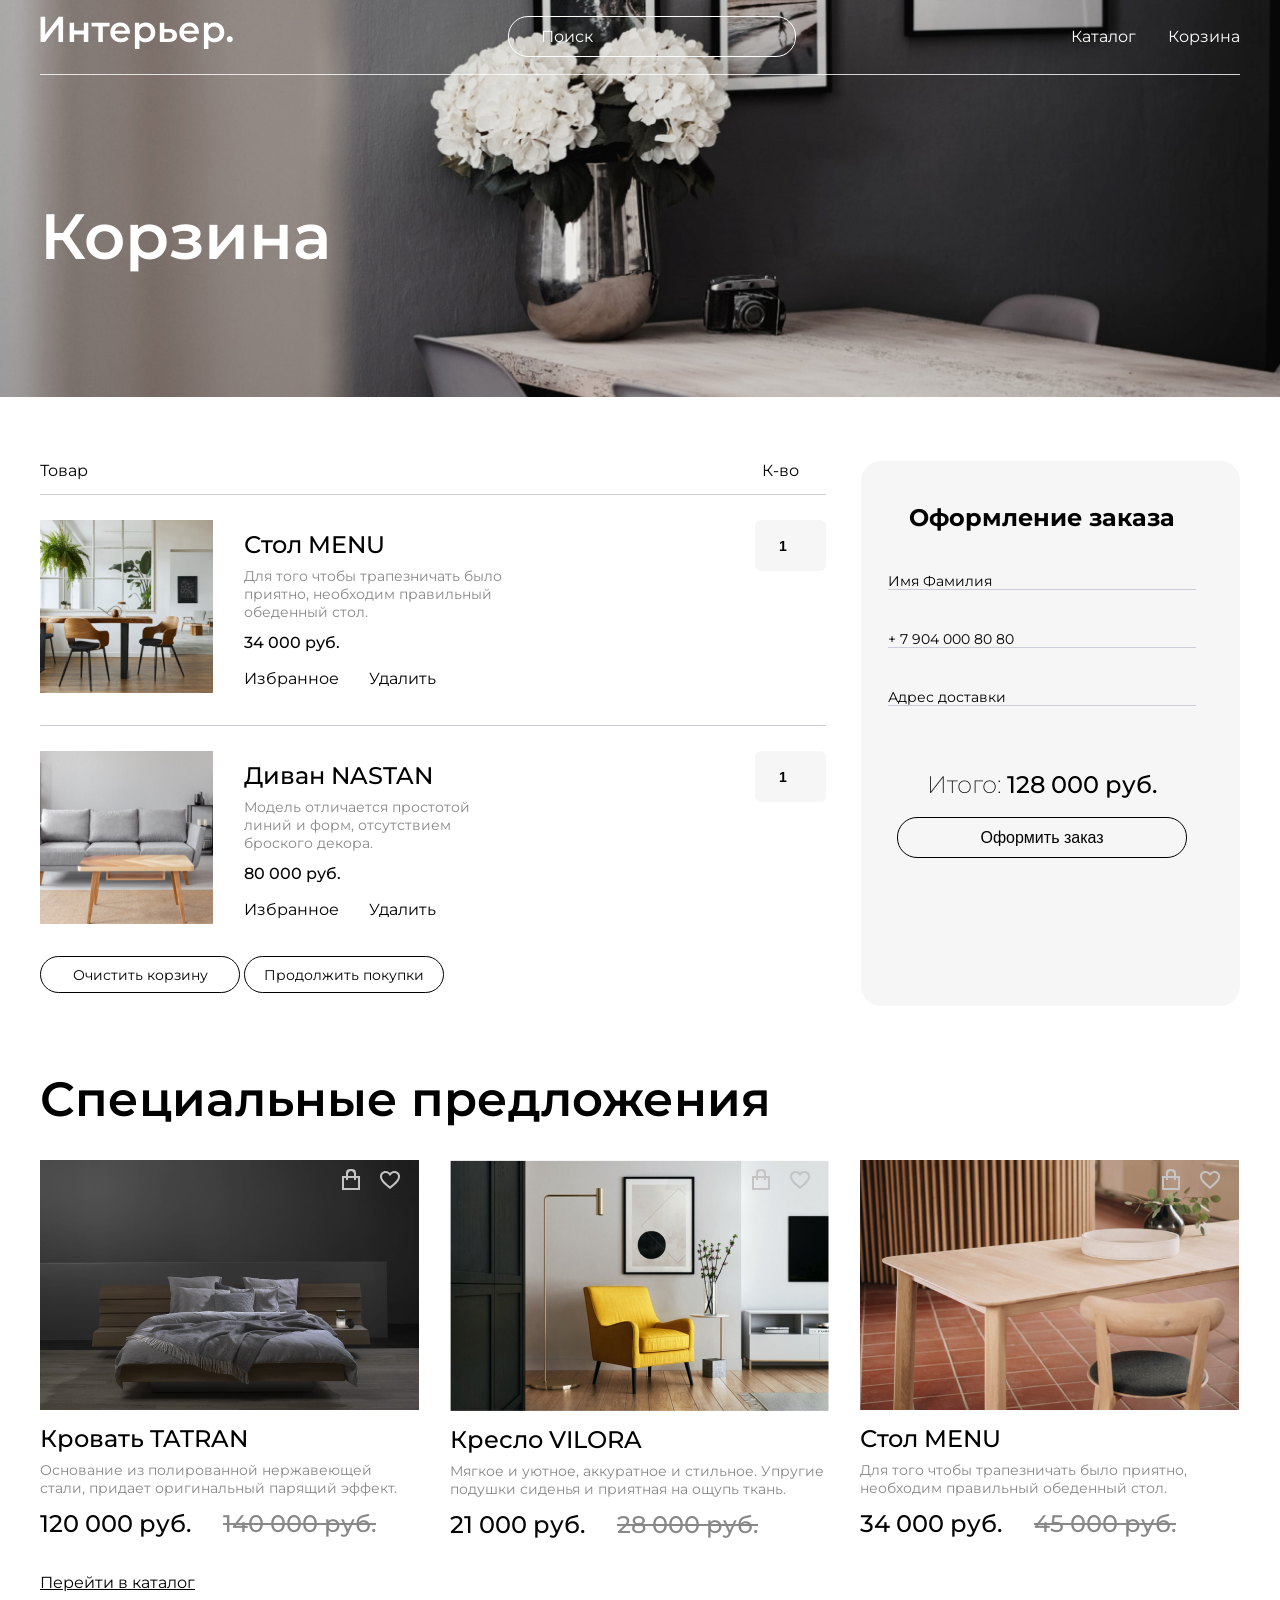
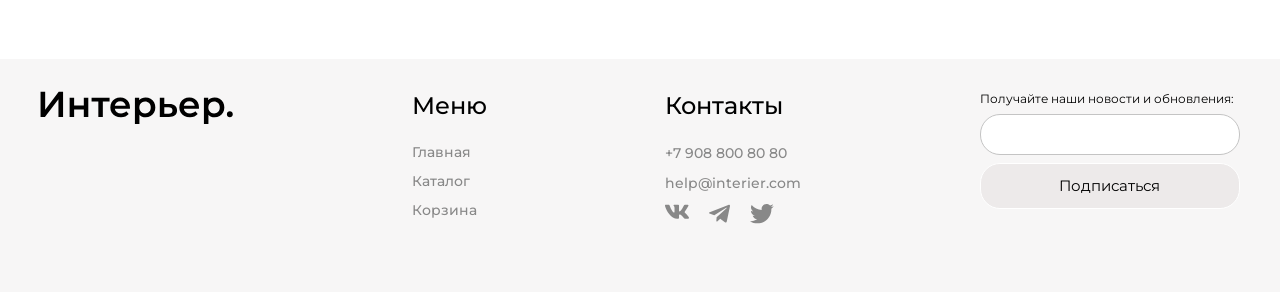
<file: korzina.html>
<!DOCTYPE html>
<html lang="en">

<head>
    <meta charset="UTF-8">
    <meta name="viewport" content="width=device-width, initial-scale=1.0">
    <title>Backet</title>
    <link rel="preconnect" href="https://fonts.googleapis.com">
    <link rel="preconnect" href="https://fonts.gstatic.com" crossorigin>
    <link href="https://fonts.googleapis.com/css2?family=Montserrat:wght@400;500;600&display=swap" rel="stylesheet">
    <link rel="stylesheet" href="korzina.css">
</head>

<body>
    <div class="General center">
        <header class="Header_">
            <div class="Header__aside">
                <a class="logo" href="index.html">
                    <img class="logo_img" src="images/logo.svg" alt="Логотип">
                </a>
                <input placeholder="Поиск" class="Header__input_search" type="text">
                <div class="Header__links_block">
                    <nav class="Header__links">
                        <a class="Header__menu_link" href="catalog.html">Каталог</a>
                        <a class="Header__menu_link" href="korzina.html">Корзина</a>
                    </nav>
                </div>
                <div class="Header__menu_mobile">
                    <a href="#">
                        <svg xmlns="http://www.w3.org/2000/svg" width="20" height="19" viewBox="0 0 20 19" fill="none">
                            <g clip-path="url(#clip0_310_614)">
                                <path
                                    d="M5.7515 2.99141C4.59282 4.14838 3.91891 5.70363 3.86709 7.34023C3.81528 8.97682 4.38946 10.5716 5.47264 11.7995C6.55581 13.0275 8.06645 13.7962 9.69672 13.9491C11.2973 14.0991 12.8949 13.6444 14.1757 12.6766L17.5069 16.0085L17.5069 16.0085C17.5897 16.0914 17.6881 16.1571 17.7963 16.2019C17.9046 16.2468 18.0206 16.2698 18.1377 16.2698C18.2549 16.2698 18.3709 16.2468 18.4791 16.2019C18.5873 16.1571 18.6857 16.0914 18.7685 16.0085C18.8514 15.9257 18.9171 15.8274 18.9619 15.7191C19.0068 15.6109 19.0298 15.4949 19.0298 15.3777C19.0298 15.2606 19.0068 15.1446 18.9619 15.0363C18.9171 14.9281 18.8514 14.8298 18.7685 14.7469L18.7685 14.7469L15.4368 11.416C16.4021 10.135 16.8547 8.53846 16.7038 6.93943C16.5501 5.31054 15.7816 3.80139 14.5547 2.719C13.3277 1.63662 11.7345 1.06232 10.0992 1.11292C8.46381 1.16352 6.90917 1.83523 5.7515 2.99141ZM5.7515 2.99141L5.82216 3.06217L5.7515 2.99141ZM13.5895 4.25366C14.0271 4.68416 14.3751 5.19703 14.6135 5.76269C14.8518 6.32835 14.9758 6.93561 14.9783 7.54944C14.9808 8.16327 14.8618 8.77152 14.628 9.3391C14.3943 9.90669 14.0505 10.4224 13.6164 10.8564C13.1824 11.2905 12.6667 11.6343 12.0991 11.868C11.5315 12.1018 10.9233 12.2208 10.3094 12.2183C9.6956 12.2158 9.08834 12.0918 8.52268 11.8535C7.95702 11.6151 7.44415 11.2671 7.01365 10.8295C6.15334 9.95509 5.67341 8.77613 5.6784 7.54944C5.6834 6.32275 6.17291 5.14773 7.04032 4.28033C7.90772 3.41292 9.08274 2.92341 10.3094 2.91841C11.5361 2.91342 12.7151 3.39335 13.5895 4.25366Z"
                                    fill="white" stroke="white" stroke-width="0.2" />
                            </g>
                            <defs>
                                <clipPath id="clip0_310_614">
                                    <rect width="19" height="19" fill="white" transform="translate(0.800537)" />
                                </clipPath>
                            </defs>
                        </svg>
                    </a>
                    <a href="catalog.html">
                        <svg width="20" height="21" viewBox="0 0 20 21" fill="none" xmlns="http://www.w3.org/2000/svg">
                            <rect x="0.800537" y="0.900024" width="4.57143" height="4.57143" fill="white" />
                            <rect x="0.800537" y="8.21436" width="4.57143" height="4.57143" fill="white" />
                            <rect x="0.800537" y="15.5286" width="4.57143" height="4.57143" fill="white" />
                            <rect x="8.11401" y="8.21436" width="4.57143" height="4.57143" fill="white" />
                            <rect x="8.11401" y="15.5286" width="4.57143" height="4.57143" fill="white" />
                            <rect x="8.11401" y="0.900024" width="4.57143" height="4.57143" fill="white" />
                            <rect x="15.4285" y="8.21436" width="4.57143" height="4.57143" fill="white" />
                            <rect x="15.4285" y="15.5286" width="4.57143" height="4.57143" fill="white" />
                            <rect x="15.4285" y="0.900024" width="4.57143" height="4.57143" fill="white" />
                        </svg>
                    </a>
                    <a href="korzina.html"><svg width="25" height="25" viewBox="0 0 25 25" fill="none"
                            xmlns="http://www.w3.org/2000/svg">
                            <path
                                d="M14.5834 20.8333C15.1359 20.8333 15.6658 20.6138 16.0566 20.2231C16.4473 19.8324 16.6667 19.3025 16.6667 18.75C16.6667 18.1974 16.4473 17.6675 16.0566 17.2768C15.6658 16.8861 15.1359 16.6666 14.5834 16.6666C14.0309 16.6666 13.501 16.8861 13.1103 17.2768C12.7196 17.6675 12.5001 18.1974 12.5001 18.75C12.5001 19.3025 12.7196 19.8324 13.1103 20.2231C13.501 20.6138 14.0309 20.8333 14.5834 20.8333ZM7.29174 20.8333C7.84428 20.8333 8.37418 20.6138 8.76488 20.2231C9.15558 19.8324 9.37508 19.3025 9.37508 18.75C9.37508 18.1974 9.15558 17.6675 8.76488 17.2768C8.37418 16.8861 7.84428 16.6666 7.29174 16.6666C6.73921 16.6666 6.20931 16.8861 5.81861 17.2768C5.4279 17.6675 5.20841 18.1974 5.20841 18.75C5.20841 19.3025 5.4279 19.8324 5.81861 20.2231C6.20931 20.6138 6.73921 20.8333 7.29174 20.8333ZM20.873 6.16975C21.133 6.16136 21.3796 6.05217 21.5606 5.86525C21.7416 5.67834 21.8428 5.42836 21.8428 5.16819C21.8428 4.90801 21.7416 4.65804 21.5606 4.47112C21.3796 4.28421 21.133 4.17501 20.873 4.16663H19.674C18.7345 4.16663 17.922 4.81871 17.7178 5.73538L16.4126 11.6125C16.2084 12.5291 15.3959 13.1812 14.4563 13.1812H6.63133L5.12924 7.17079H14.8636C15.1212 7.15904 15.3644 7.04844 15.5425 6.86199C15.7206 6.67555 15.82 6.42761 15.82 6.16975C15.82 5.91189 15.7206 5.66395 15.5425 5.47751C15.3644 5.29106 15.1212 5.18046 14.8636 5.16871H5.12924C4.82473 5.16862 4.5242 5.23796 4.25051 5.37145C3.97682 5.50495 3.73716 5.69909 3.54976 5.93911C3.36236 6.17913 3.23215 6.45872 3.16903 6.75662C3.10591 7.05452 3.11154 7.36289 3.1855 7.65829L4.68758 13.6666C4.79586 14.1002 5.046 14.485 5.39821 14.7601C5.75042 15.0351 6.18447 15.1844 6.63133 15.1843H14.4563C15.368 15.1845 16.2524 14.8736 16.9636 14.3032C17.6748 13.7327 18.1701 12.9368 18.3678 12.0468L19.674 6.16975H20.873Z"
                                fill="white" />
                        </svg>
                    </a>
                </div>
            </div>
        </header>
        <section class="Header__main_text">
            <h1 class="Header__page-title">Корзина</h1>
        </section>
    </div>

    <div class="backet_all center">
        <div class="backet_">
            <div class="backet__header">
                <p class="backet__header_title">Товар</p>
                <p class="backet__header_title">К-во</p>
            </div>
            <div class="products_in_backet">
                <div class="products_in_backet_select">
                    <div class="goods">
                        <img class="products_in_backet_img" src="images/image_51.jpg" alt="Стол MENU">
                        <div class="products_in_backet_select_inform">
                            <h3 class="title_products">Стол MENU</h3>
                            <p class="subtitle_products">Для того чтобы трапезничать было приятно, необходим правильный
                                обеденный стол.
                            </p>
                            <p class="backet__price">34 000 руб.</p>
                            <div class="products_in_backet_links">
                                <a class="products_in_backet_links_decoration" href="#">Избранное</a>
                                <a class="products_in_backet_links_decoration" href="#">Удалить</a>
                            </div>
                        </div>
                    </div>
                    <input class="backet__select" type="number" value="1" min="1">
                </div>
                <div class="products_in_backet_select">
                    <div class="goods">
                        <img class="products_in_backet_img" src="images/image_52.jpg" alt="Диван NASTAN">
                        <div class="products_in_backet_select_inform">
                            <h3 class="title_products">Диван NASTAN</h3>
                            <p class="subtitle_products">Модель отличается простотой линий и форм, отсутствием броского
                                декора.
                            </p>
                            <p class="backet__price">80 000 руб.</p>
                            <div class="products_in_backet_links">
                                <a class="products_in_backet_links_decoration" href="#">Избранное</a>
                                <a class="products_in_backet_links_decoration" href="#">Удалить</a>
                            </div>
                        </div>
                    </div>
                    <input class="backet__select" type="number" value="1" min="1">
                </div>
            </div>
            <div class="backet__button">
                <button class="backet__button_1">Очистить корзину</button>
                <button class="backet__button_2"> Продолжить покупки </button>
            </div>
        </div>
        <div class="order_">
            <h3 class="order__title">Оформление заказа</h3>
            <div class="order__buyer">
                <input placeholder="Имя Фамилия" class="order__buyer_input" type="text">
                <input placeholder="+ 7 904 000 80 80" class="order__buyer_input" type="text">
                <input placeholder="Адрес доставки" class="order__buyer_input" type="text">
            </div>
            <div class="pay">
                <div class="order__price">
                    <p class="order__price_result">Итого:</p>
                    <p class="order__price_final">128 000 руб.</p>
                </div>
                <button class="order__button">Оформить заказ</button>
            </div>
        </div>
    </div>

    <div class="product_box center">
        <h2 class="title_main">Специальные предложения</h2>
        <div class="special">
            <div class="for_items">
                <div class="container">
                    <img class="content_img" src="images/TATRAN_2.jpg" alt="Кровать TATRAN">
                    <div class="topright">
                        <div class="topright_cart">
                            <svg width="24" height="24" viewBox="0 0 24 24" fill="none"
                                xmlns="http://www.w3.org/2000/svg">
                                <g clip-path="url(#clip0_196_498)">
                                    <path
                                        d="M7 8V6C7 4.67916 7.07093 2.93397 8 2C8.92908 1.06603 10.6861 1 12 1C13.3139 1 15.0709 1.06603 16 2C16.9291 2.93397 17 4.67916 17 6V8H20C20.2628 8 20.8142 7.81321 21 8C21.1858 8.18679 21 8.73583 21 9V21C21 21.2642 21.1858 21.8132 21 22C20.8142 22.1868 20.2628 22 20 22H4C3.73722 22 3.18582 22.1868 3 22C2.81419 21.8132 3 21.2642 3 21V9C3 8.73583 2.81419 8.18679 3 8C3.18582 7.81321 3.73722 8 4 8H7ZM7 10H5V20H19V10H17V12H15V10H9V12H7V10ZM9 8H15V6C15 5.2075 14.5575 4.56038 14 4C13.4426 3.43962 12.7884 3 12 3C11.2117 3 10.5575 3.43962 10 4C9.44256 4.56038 9 5.2075 9 6V8Z"
                                        fill="#C4C4C4" />
                                </g>
                                <defs>
                                    <clipPath id="clip0_196_498">
                                        <rect width="24" height="24" fill="white" />
                                    </clipPath>
                                </defs>
                            </svg>

                        </div>
                        <div class="topright_heart">
                            <svg width="24" height="24" viewBox="0 0 24 24" fill="none"
                                xmlns="http://www.w3.org/2000/svg">
                                <path
                                    d="M12 21C11.355 20.428 10.626 19.833 9.85499 19.2H9.84499C7.12999 16.98 4.05299 14.468 2.69399 11.458C2.24751 10.4997 2.0109 9.45713 1.99998 8.4C1.997 6.94949 2.57876 5.55899 3.6138 4.54277C4.64884 3.52655 6.04978 2.9704 7.49999 3C8.68062 3.00187 9.83583 3.34308 10.828 3.983C11.264 4.26597 11.6584 4.60826 12 5C12.3435 4.6098 12.738 4.26771 13.173 3.983C14.1647 3.34296 15.3197 3.00172 16.5 3C17.9502 2.9704 19.3511 3.52655 20.3862 4.54277C21.4212 5.55899 22.003 6.94949 22 8.4C21.9898 9.45882 21.7532 10.5032 21.306 11.463C19.947 14.473 16.871 16.984 14.156 19.2L14.146 19.208C13.374 19.837 12.646 20.432 12.001 21.008L12 21ZM7.49999 5C6.5685 4.98835 5.67006 5.34485 4.99999 5.992C4.35438 6.62617 3.99355 7.49505 3.99991 8.4C4.01132 9.1705 4.18582 9.92985 4.51199 10.628C5.1535 11.9267 6.0191 13.1021 7.06899 14.1C8.05999 15.1 9.19999 16.068 10.186 16.882C10.459 17.107 10.737 17.334 11.015 17.561L11.19 17.704C11.457 17.922 11.733 18.148 12 18.37L12.013 18.358L12.019 18.353H12.025L12.034 18.346H12.039H12.044L12.062 18.331L12.103 18.298L12.11 18.292L12.121 18.284H12.127L12.136 18.276L12.8 17.731L12.974 17.588C13.255 17.359 13.533 17.132 13.806 16.907C14.792 16.093 15.933 15.126 16.924 14.121C17.974 13.1236 18.8397 11.9485 19.481 10.65C19.8131 9.9458 19.9901 9.17851 20 8.4C20.0042 7.49784 19.6435 6.6323 19 6C18.3312 5.34992 17.4326 4.99049 16.5 5C15.3619 4.99033 14.2739 5.46737 13.51 6.311L12 8.051L10.49 6.311C9.72606 5.46737 8.63807 4.99033 7.49999 5Z"
                                    fill="#C4C4C4" />
                            </svg>
                        </div>
                    </div>
                </div>
                <h3 class="title_products">Кровать TATRAN</h3>
                <p class="subtitle_products">Основание из полированной нержавеющей стали, придает оригинальный
                    парящий
                    эффект.
                </p>
                <div class="price">
                    <p class="price_sale">120 000 руб.</p>
                    <p class="price_real">140 000 руб.</p>
                </div>
            </div>
            <div class="for_items">
                <div class="container">
                    <img class="content_img" src="images/product1.jpg" alt="Кресло VILORA">
                    <div class="topright">
                        <div class="topright_cart">
                            <svg width="24" height="24" viewBox="0 0 24 24" fill="none"
                                xmlns="http://www.w3.org/2000/svg">
                                <g clip-path="url(#clip0_196_498)">
                                    <path
                                        d="M7 8V6C7 4.67916 7.07093 2.93397 8 2C8.92908 1.06603 10.6861 1 12 1C13.3139 1 15.0709 1.06603 16 2C16.9291 2.93397 17 4.67916 17 6V8H20C20.2628 8 20.8142 7.81321 21 8C21.1858 8.18679 21 8.73583 21 9V21C21 21.2642 21.1858 21.8132 21 22C20.8142 22.1868 20.2628 22 20 22H4C3.73722 22 3.18582 22.1868 3 22C2.81419 21.8132 3 21.2642 3 21V9C3 8.73583 2.81419 8.18679 3 8C3.18582 7.81321 3.73722 8 4 8H7ZM7 10H5V20H19V10H17V12H15V10H9V12H7V10ZM9 8H15V6C15 5.2075 14.5575 4.56038 14 4C13.4426 3.43962 12.7884 3 12 3C11.2117 3 10.5575 3.43962 10 4C9.44256 4.56038 9 5.2075 9 6V8Z"
                                        fill="#C4C4C4" />
                                </g>
                                <defs>
                                    <clipPath id="clip0_196_498">
                                        <rect width="24" height="24" fill="white" />
                                    </clipPath>
                                </defs>
                            </svg>

                        </div>
                        <div class="topright_heart">
                            <svg width="24" height="24" viewBox="0 0 24 24" fill="none"
                                xmlns="http://www.w3.org/2000/svg">
                                <path
                                    d="M12 21C11.355 20.428 10.626 19.833 9.85499 19.2H9.84499C7.12999 16.98 4.05299 14.468 2.69399 11.458C2.24751 10.4997 2.0109 9.45713 1.99998 8.4C1.997 6.94949 2.57876 5.55899 3.6138 4.54277C4.64884 3.52655 6.04978 2.9704 7.49999 3C8.68062 3.00187 9.83583 3.34308 10.828 3.983C11.264 4.26597 11.6584 4.60826 12 5C12.3435 4.6098 12.738 4.26771 13.173 3.983C14.1647 3.34296 15.3197 3.00172 16.5 3C17.9502 2.9704 19.3511 3.52655 20.3862 4.54277C21.4212 5.55899 22.003 6.94949 22 8.4C21.9898 9.45882 21.7532 10.5032 21.306 11.463C19.947 14.473 16.871 16.984 14.156 19.2L14.146 19.208C13.374 19.837 12.646 20.432 12.001 21.008L12 21ZM7.49999 5C6.5685 4.98835 5.67006 5.34485 4.99999 5.992C4.35438 6.62617 3.99355 7.49505 3.99991 8.4C4.01132 9.1705 4.18582 9.92985 4.51199 10.628C5.1535 11.9267 6.0191 13.1021 7.06899 14.1C8.05999 15.1 9.19999 16.068 10.186 16.882C10.459 17.107 10.737 17.334 11.015 17.561L11.19 17.704C11.457 17.922 11.733 18.148 12 18.37L12.013 18.358L12.019 18.353H12.025L12.034 18.346H12.039H12.044L12.062 18.331L12.103 18.298L12.11 18.292L12.121 18.284H12.127L12.136 18.276L12.8 17.731L12.974 17.588C13.255 17.359 13.533 17.132 13.806 16.907C14.792 16.093 15.933 15.126 16.924 14.121C17.974 13.1236 18.8397 11.9485 19.481 10.65C19.8131 9.9458 19.9901 9.17851 20 8.4C20.0042 7.49784 19.6435 6.6323 19 6C18.3312 5.34992 17.4326 4.99049 16.5 5C15.3619 4.99033 14.2739 5.46737 13.51 6.311L12 8.051L10.49 6.311C9.72606 5.46737 8.63807 4.99033 7.49999 5Z"
                                    fill="#C4C4C4" />
                            </svg>
                        </div>
                    </div>
                </div>
                <h3 class="title_products">Кресло VILORA</h3>
                <p class="subtitle_products">Мягкое и уютное, аккуратное и стильное. Упругие подушки сиденья и
                    приятная
                    на
                    ощупь
                    ткань.
                </p>
                <div class="price">
                    <p class="price_sale">21 000 руб.</p>
                    <p class="price_real">28 000 руб.</p>
                </div>
            </div>
            <div class="for_items">
                <div class="container">
                    <img class="content_img" src="images/MENU_2.png" alt="Стол MENU">
                    <div class="topright">
                        <div class="topright_cart">
                            <svg width="24" height="24" viewBox="0 0 24 24" fill="none"
                                xmlns="http://www.w3.org/2000/svg">
                                <g clip-path="url(#clip0_196_498)">
                                    <path
                                        d="M7 8V6C7 4.67916 7.07093 2.93397 8 2C8.92908 1.06603 10.6861 1 12 1C13.3139 1 15.0709 1.06603 16 2C16.9291 2.93397 17 4.67916 17 6V8H20C20.2628 8 20.8142 7.81321 21 8C21.1858 8.18679 21 8.73583 21 9V21C21 21.2642 21.1858 21.8132 21 22C20.8142 22.1868 20.2628 22 20 22H4C3.73722 22 3.18582 22.1868 3 22C2.81419 21.8132 3 21.2642 3 21V9C3 8.73583 2.81419 8.18679 3 8C3.18582 7.81321 3.73722 8 4 8H7ZM7 10H5V20H19V10H17V12H15V10H9V12H7V10ZM9 8H15V6C15 5.2075 14.5575 4.56038 14 4C13.4426 3.43962 12.7884 3 12 3C11.2117 3 10.5575 3.43962 10 4C9.44256 4.56038 9 5.2075 9 6V8Z"
                                        fill="#C4C4C4" />
                                </g>
                                <defs>
                                    <clipPath id="clip0_196_498">
                                        <rect width="24" height="24" fill="white" />
                                    </clipPath>
                                </defs>
                            </svg>

                        </div>
                        <div class="topright_heart">
                            <svg width="24" height="24" viewBox="0 0 24 24" fill="none"
                                xmlns="http://www.w3.org/2000/svg">
                                <path
                                    d="M12 21C11.355 20.428 10.626 19.833 9.85499 19.2H9.84499C7.12999 16.98 4.05299 14.468 2.69399 11.458C2.24751 10.4997 2.0109 9.45713 1.99998 8.4C1.997 6.94949 2.57876 5.55899 3.6138 4.54277C4.64884 3.52655 6.04978 2.9704 7.49999 3C8.68062 3.00187 9.83583 3.34308 10.828 3.983C11.264 4.26597 11.6584 4.60826 12 5C12.3435 4.6098 12.738 4.26771 13.173 3.983C14.1647 3.34296 15.3197 3.00172 16.5 3C17.9502 2.9704 19.3511 3.52655 20.3862 4.54277C21.4212 5.55899 22.003 6.94949 22 8.4C21.9898 9.45882 21.7532 10.5032 21.306 11.463C19.947 14.473 16.871 16.984 14.156 19.2L14.146 19.208C13.374 19.837 12.646 20.432 12.001 21.008L12 21ZM7.49999 5C6.5685 4.98835 5.67006 5.34485 4.99999 5.992C4.35438 6.62617 3.99355 7.49505 3.99991 8.4C4.01132 9.1705 4.18582 9.92985 4.51199 10.628C5.1535 11.9267 6.0191 13.1021 7.06899 14.1C8.05999 15.1 9.19999 16.068 10.186 16.882C10.459 17.107 10.737 17.334 11.015 17.561L11.19 17.704C11.457 17.922 11.733 18.148 12 18.37L12.013 18.358L12.019 18.353H12.025L12.034 18.346H12.039H12.044L12.062 18.331L12.103 18.298L12.11 18.292L12.121 18.284H12.127L12.136 18.276L12.8 17.731L12.974 17.588C13.255 17.359 13.533 17.132 13.806 16.907C14.792 16.093 15.933 15.126 16.924 14.121C17.974 13.1236 18.8397 11.9485 19.481 10.65C19.8131 9.9458 19.9901 9.17851 20 8.4C20.0042 7.49784 19.6435 6.6323 19 6C18.3312 5.34992 17.4326 4.99049 16.5 5C15.3619 4.99033 14.2739 5.46737 13.51 6.311L12 8.051L10.49 6.311C9.72606 5.46737 8.63807 4.99033 7.49999 5Z"
                                    fill="#C4C4C4" />
                            </svg>
                        </div>
                    </div>
                </div>
                <h3 class="title_products">Стол MENU</h3>
                <p class="subtitle_products">Для того чтобы трапезничать было приятно, необходим правильный
                    обеденный
                    стол.
                </p>
                <div class="price">
                    <p class="price_sale">34 000 руб.</p>
                    <p class="price_real">45 000 руб.</p>
                </div>
            </div>
        </div>
        <a class="footer__catalog" href="catalog.html">Перейти в каталог</a>
    </div>

    <footer class="footer_ center">
        <a href="index.html" class="footer__logo">
            <img src="images/Интерьер..svg" alt="logo">
        </a>

        <div class="footer__nav_link">
            <h4 class="footer__title_menu">Меню</h4>
            <a class="footer__links" href="index.html">Главная</a>
            <a class="footer__links" href="catalog.html">Каталог</a>
            <a class="footer__links" href="korzina.html">Корзина</a>
        </div>

        <div class="footer__contacts">
            <h4 class="footer__title_contact">Контакты</h4>
            <a class="footer__contact_way" href="tel:+79991112233">+7 908 800 80 80</a>
            <a class="footer__contact_way" href="mailto:mail@example.com">help@interier.com</a>
            <div class="footer__icons">
                <a href="#" class="footer__icon"><svg width="24" height="15" viewBox="0 0 24 15" fill="none"
                        xmlns="http://www.w3.org/2000/svg">
                        <path fill-rule="evenodd" clip-rule="evenodd"
                            d="M23.45 1.61585C23.616 1.06985 23.45 0.667847 22.655 0.667847H20.03C19.362 0.667847 19.054 1.01485 18.887 1.39785C18.887 1.39785 17.552 4.59385 15.661 6.66985C15.049 7.27185 14.771 7.46285 14.437 7.46285C14.27 7.46285 14.019 7.27185 14.019 6.72485V1.61585C14.019 0.959847 13.835 0.667847 13.279 0.667847H9.151C8.734 0.667847 8.483 0.971847 8.483 1.26085C8.483 1.88185 9.429 2.02585 9.526 3.77385V7.57185C9.526 8.40485 9.373 8.55585 9.039 8.55585C8.149 8.55585 5.984 5.34485 4.699 1.67085C4.45 0.955846 4.198 0.667847 3.527 0.667847H0.9C0.15 0.667847 0 1.01485 0 1.39785C0 2.07985 0.89 5.46785 4.145 9.94885C6.315 13.0088 9.37 14.6678 12.153 14.6678C13.822 14.6678 14.028 14.2998 14.028 13.6648V11.3518C14.028 10.6148 14.186 10.4678 14.715 10.4678C15.105 10.4678 15.772 10.6598 17.33 12.1348C19.11 13.8838 19.403 14.6678 20.405 14.6678H23.03C23.78 14.6678 24.156 14.2998 23.94 13.5718C23.702 12.8478 22.852 11.7968 21.725 10.5498C21.113 9.83985 20.195 9.07485 19.916 8.69185C19.527 8.20085 19.638 7.98185 19.916 7.54485C19.916 7.54485 23.116 3.11885 23.449 1.61585H23.45Z"
                            fill="#888888" />
                    </svg>
                </a>
                <a href="#" class="footer__icon"><svg width="21" height="19" viewBox="0 0 21 19" fill="none"
                        xmlns="http://www.w3.org/2000/svg">
                        <path
                            d="M19.2957 1.03085L0.690684 8.24246C-0.0580144 8.57829 -0.311245 9.25083 0.509724 9.61583L5.28271 11.1405L16.8232 3.97138C17.4533 3.52132 18.0984 3.64133 17.5433 4.13643L7.63159 13.1572L7.32024 16.9748C7.60862 17.5642 8.13666 17.5669 8.47348 17.274L11.2157 14.6658L15.9122 18.2008C17.003 18.85 17.5965 18.4311 17.8312 17.2413L20.9117 2.57948C21.2315 1.11501 20.6861 0.469757 19.2957 1.03085Z"
                            fill="#888888" />
                    </svg>
                </a>
                <a href="#" class="footer__icon"><svg width="24" height="20" viewBox="0 0 24 20" fill="none"
                        xmlns="http://www.w3.org/2000/svg">
                        <path
                            d="M23.7807 2.29536C22.89 2.68933 21.9455 2.94808 20.9783 3.06303C21.9977 2.45336 22.7607 1.49388 23.125 0.363358C22.1683 0.932692 21.1195 1.33169 20.0263 1.54752C19.292 0.761867 18.3188 0.240815 17.2578 0.0653739C16.1968 -0.110068 15.1076 0.0699312 14.1595 0.577387C13.2114 1.08484 12.4575 1.89132 12.015 2.87145C11.5725 3.85158 11.4662 4.95044 11.7127 5.99719C9.77263 5.89996 7.87472 5.3958 6.14217 4.51747C4.40962 3.63913 2.88115 2.40625 1.656 0.898859C1.22234 1.64372 0.994451 2.49046 0.99567 3.35236C0.99567 5.04402 1.85667 6.53853 3.16567 7.41353C2.39101 7.38914 1.63341 7.17994 0.956003 6.80336V6.86403C0.956237 7.99068 1.3461 9.08258 2.05949 9.9546C2.77288 10.8266 3.7659 11.4251 4.87017 11.6485C4.15105 11.8434 3.39703 11.8721 2.66517 11.7325C2.97652 12.7023 3.58334 13.5504 4.40069 14.1582C5.21804 14.7659 6.20499 15.1028 7.22334 15.1217C6.21123 15.9166 5.05238 16.5042 3.81303 16.8509C2.57368 17.1976 1.27815 17.2967 0.00050354 17.1424C2.23082 18.5767 4.82712 19.3382 7.47884 19.3357C16.454 19.3357 21.3622 11.9005 21.3622 5.45236C21.3622 5.24236 21.3563 5.03003 21.347 4.82236C22.3023 4.13189 23.1269 3.27655 23.7818 2.29653L23.7807 2.29536Z"
                            fill="#888888" />
                    </svg>
                </a>
            </div>
        </div>

        <form class="footer__form_email" action="#">
            <p class="footer__title_news">Получайте наши новости и обновления:</p>
            <input class="footer__input_email" type="email">
            <button class="footer__button_sub">Подписаться</button>
        </form>
    </footer>
</body>

</html>
</file>
<file: main.css>
@keyframes shadow-inset-center {
  0% {
    box-shadow: inset 0 0 0 0 #000000;
  }
  100% {
    box-shadow: inset 0 0 100px 0px #000000;
  }
}
@keyframes scale-up-center {
  0% {
    transform: scale(0.5);
  }
  100% {
    transform: scale(1);
  }
}
* {
  margin: 0;
  padding: 0;
}

body {
  font-family: "Montserrat", sans-serif;
}

.center {
  padding-left: calc(50% - 600px);
  padding-right: calc(50% - 600px);
}

.General {
  background-image: url(images/General_background.jpg);
  background-repeat: no-repeat;
  background-position: center;
  background-size: cover;
}

.Header_ {
  padding-bottom: 17px;
  border-bottom: 1px solid rgba(255, 255, 255, 0.8);
}
.Header__aside {
  padding-top: 16px;
  display: flex;
  flex-direction: row;
  justify-content: space-between;
}
.Header__input_search {
  width: 288px;
  height: 41px;
  border-radius: 20px;
  border: 1px solid #FFF;
  background-color: transparent;
  outline: none;
  color: #FFF;
  font-size: 16px;
  font-style: normal;
  font-weight: 400;
  line-height: normal;
  padding-left: 32px;
  padding-right: 32px;
  box-sizing: border-box;
  font-family: "Montserrat";
}
.Header__input_search::-moz-placeholder {
  color: #FFFFFF;
  font-family: "Montserrat";
}
.Header__input_search::placeholder {
  color: #FFFFFF;
  font-family: "Montserrat";
}
.Header__links_block {
  display: flex;
  align-items: center;
}
.Header__links {
  display: flex;
  gap: 32px;
}
.Header__menu_link {
  text-decoration: none;
  line-height: 20px;
  color: #FFF;
  font-size: 16px;
  font-style: normal;
  font-weight: 400;
}
.Header__menu_link:hover {
  text-decoration: underline;
  color: #000000;
}
.Header__menu_mobile {
  display: none;
}
.Header__main_text {
  padding-top: 64px;
  padding-bottom: 367px;
  display: flex;
  flex-direction: column;
  gap: 16px;
}
.Header__page-title {
  font-weight: 600;
  font-size: 64px;
  line-height: 70px;
  margin-top: 64px;
  margin-bottom: 16px;
  color: #FFF;
  font-style: normal;
}
.Header__page-subtitle {
  font-size: 24px;
  line-height: 32px;
  margin-bottom: 16px;
  color: #FFF;
  font-style: normal;
  font-weight: 400;
}
.Header__link_catalog {
  font-size: 16px;
  line-height: 24px;
  text-decoration: none;
  color: #FFF;
  font-style: normal;
  font-weight: 400;
  text-decoration-line: none;
}
.Header__link_catalog:hover {
  text-decoration-line: underline;
  color: #000000;
}
.Header__link_catalog:hover {
  text-decoration: underline;
}

.title_main {
  font-weight: 600;
  font-size: 48px;
  color: #000000;
  padding-bottom: 32px;
}

.menu_for_ {
  padding-top: 64px;
  padding-bottom: 32px;
}
.menu_for__box {
  display: grid;
  gap: 32px;
  grid-template-columns: repeat(12, 1fr);
}
.menu_for__items {
  height: 415px;
  grid-column: span 4;
  display: flex;
  justify-content: center;
  align-items: center;
}
.menu_for__big {
  grid-column: span 6;
}
.menu_for__f1 {
  background-image: url(images/for_1.jpg);
  background-repeat: no-repeat;
  background-position: center;
  background-size: cover;
}
.menu_for__f1:hover {
  animation: shadow-inset-center 0.5s cubic-bezier(0.25, 0.46, 0.45, 0.94) both;
}
.menu_for__f2 {
  background-image: url(images/for_2.jpg);
  background-repeat: no-repeat;
  background-position: center;
  background-size: cover;
}
.menu_for__f2:hover {
  animation: shadow-inset-center 0.5s cubic-bezier(0.25, 0.46, 0.45, 0.94) both;
}
.menu_for__f3 {
  background-image: url(images/for_3.jpg);
  background-repeat: no-repeat;
  background-position: center;
  background-size: cover;
}
.menu_for__f3:hover {
  animation: shadow-inset-center 0.5s cubic-bezier(0.25, 0.46, 0.45, 0.94) both;
}
.menu_for__f4 {
  background-image: url(images/for_4.jpg);
  background-repeat: no-repeat;
  background-position: center;
  background-size: cover;
}
.menu_for__f4:hover {
  animation: shadow-inset-center 0.5s cubic-bezier(0.25, 0.46, 0.45, 0.94) both;
}
.menu_for__f5 {
  background-image: url(images/for_5.jpg);
  background-repeat: no-repeat;
  background-position: center;
  background-size: cover;
}
.menu_for__f5:hover {
  animation: shadow-inset-center 0.5s cubic-bezier(0.25, 0.46, 0.45, 0.94) both;
}
.menu_for__text {
  color: #FFF;
  font-size: 34px;
  font-style: normal;
  font-weight: 600;
  line-height: normal;
}

.product_box_ {
  padding-top: 32px;
}
.product_box__sale {
  padding-bottom: 64px;
  display: flex;
  -moz-column-gap: 32px;
       column-gap: 32px;
  row-gap: 56px;
  flex-wrap: wrap;
}
.product_box__no_sale {
  display: flex;
  flex-direction: column;
  gap: 48px;
}
.product_box__all {
  display: flex;
  -moz-column-gap: 32px;
       column-gap: 32px;
  row-gap: 56px;
  flex-wrap: wrap;
}
.product_box__title {
  font-weight: 500;
  font-size: 24px;
  line-height: 29px;
  color: #000000;
  margin-bottom: 8px;
  padding-top: 10px;
}
.product_box__subtitle {
  font-size: 14px;
  color: #888888;
  margin-bottom: 12px;
  color: #888;
  font-style: normal;
  font-weight: 400;
  line-height: normal;
}
.product_box__price_sale {
  font-weight: 500;
  font-size: 24px;
  line-height: normal;
  color: #050505;
  font-style: normal;
}
.product_box__price {
  display: flex;
  gap: 32px;
}
.product_box__price_real {
  font-weight: 500;
  font-size: 24px;
  text-decoration-line: line-through;
  color: #888;
  font-style: normal;
  line-height: normal;
  text-decoration-line: strikethrough;
}
.product_box__catalog_link {
  color: #000;
  font-size: 16px;
  font-weight: 400;
  line-height: 24px;
  text-decoration-line: underline;
  padding-bottom: 64px;
}

.content {
  width: 378px;
  display: flex;
  flex-direction: column;
}

.footer_ {
  padding-top: 32px;
  padding-bottom: 64px;
  margin: auto;
  background-color: #F7F6F6;
  display: flex;
  flex-direction: row;
  justify-content: space-between;
  align-items: flex-start;
}
.footer__nav_ank {
  display: flex;
  flex-direction: column;
  gap: 12px;
}
.footer__contacts {
  display: flex;
  flex-direction: column;
  gap: 12px;
}
.footer__icons {
  display: flex;
  flex-direction: row;
  gap: 20px;
}
.footer__title_menu {
  font-weight: 500;
  font-size: 24px;
  line-height: 29px;
  color: #000000;
  margin-bottom: 12px;
}
.footer__title_contact {
  margin-bottom: 12px;
  color: #000;
  font-size: 24px;
  font-style: normal;
  font-weight: 500;
  line-height: normal;
}
.footer__links {
  font-weight: 500;
  font-size: 14px;
  line-height: 17px;
  color: #888888;
  text-decoration: none;
}
.footer__links:hover {
  text-decoration: underline;
  color: #000000;
}
.footer__contact_way {
  color: #888;
  font-size: 14px;
  font-style: normal;
  font-weight: 500;
  line-height: normal;
  text-decoration: none;
}
.footer__contact_way:hover {
  text-decoration: underline;
  color: #000000;
}
.footer__form_email {
  display: flex;
  flex-direction: column;
  gap: 8px;
}
.footer__title_news {
  color: #000;
  font-size: 12px;
  font-style: normal;
  font-weight: 400;
  line-height: normal;
}
.footer__input_email {
  width: 260px;
  height: 41px;
  background: #FFFFFF;
  border: 1px solid #C4C4C4;
  box-sizing: border-box;
  border-radius: 20px;
  font-style: normal;
  font-weight: normal;
  font-size: 15px;
  line-height: 18px;
}
.footer__button_sub {
  background: rgba(222, 215, 215, 0.41);
  border: 1px solid #FFFFFF;
  box-sizing: border-box;
  border-radius: 20px;
  font-family: "Montserrat";
  width: 260px;
  height: 46px;
  font-size: 15px;
  line-height: 18px;
  color: #000000;
  transition: all 0.3s;
}
.footer__button_sub:hover {
  background: #000000;
  color: #FFFFFF;
}

.container {
  position: relative;
}

.topright {
  display: flex;
  gap: 15px;
  position: absolute;
  top: 8px;
  right: 16px;
}
.topright_cart:active {
  animation: scale-up-center 0.6s both;
}
.topright_heart:active {
  animation: scale-up-center 0.6s both;
}

.footer__icon path {
  transition: fill 0.3s;
}
.footer__icon path:hover {
  fill: #000000;
}

@media (max-width: 1024px) {
  .center {
    padding-left: calc(50% - 393px);
    padding-right: calc(50% - 393px);
  }
  .footer__logo {
    display: none;
  }
  .Header__menu_mobile {
    display: none;
  }
  .product_box_sale {
    -moz-column-gap: 29px;
         column-gap: 29px;
    row-gap: 39px;
  }
  .backet_all {
    display: flex;
    gap: 33px;
    justify-content: space-between;
    flex-direction: column;
  }
  .menu_for__items {
    height: 266px;
    display: flex;
    justify-content: center;
    align-items: center;
  }
  .product_box_all {
    -moz-column-gap: 29px;
         column-gap: 29px;
    row-gap: 39px;
  }
  .products {
    padding-bottom: 32px;
    display: flex;
    flex-wrap: wrap;
    gap: 29px;
  }
  .products_for_items {
    display: flex;
  }
  .special {
    display: flex;
    flex-wrap: wrap;
    gap: 29px;
  }
  .backet_button_2 {
    background-color: black;
    color: white;
    font-size: 14px;
    font-weight: 400;
  }
}
@media (min-width: 768px) and (max-width: 833px) {
  .center {
    padding-left: 24px;
    padding-right: 24px;
  }
}
@media (max-width: 767px) {
  .center {
    padding-right: 16px;
    padding-left: 16px;
  }
  .Header_ {
    padding-top: 32px;
    border-bottom: none;
  }
  .Header__input_search {
    display: none;
  }
  .Header__anks {
    display: none;
  }
  .Header__menu_mobile {
    display: flex;
    aagn-items: center;
    gap: 32px;
  }
  .Header__main_text {
    display: flex;
    aagn-items: center;
  }
  .Header__page-title {
    text-aagn: center;
    font-size: 48px;
    font-weight: 600;
    ane-height: normal;
  }
  .Header__page-subtitle {
    font-size: 16px;
    ane-height: 32px;
    margin-bottom: 16px;
    color: #FFF;
    font-style: normal;
    font-weight: 400;
  }
  .Header__ank_catalog {
    font-size: 14px;
    ane-height: 24px;
    text-decoration: none;
    color: #FFF;
    font-style: normal;
    font-weight: 400;
    text-decoration-ane: underane;
  }
  .logo_img {
    width: 60%;
  }
  .title_main {
    width: 212px;
    font-size: 24px;
    font-weight: 600;
  }
  .product_box__catalog_ank {
    padding-bottom: 32px;
  }
  .footer_ {
    padding-top: 32px;
    padding-bottom: 32px;
    background-color: #F7F6F6;
    display: flex;
    flex-wrap: wrap;
    gap: 70px;
    justify-content: space-around;
  }
  .menu_for_ {
    padding-top: 32px;
  }
  .menu_for__box {
    display: grid;
    gap: 32px;
    grid-template-columns: repeat(4, 1fr);
  }
  .menu_for__items {
    height: 374.976px;
    grid-column: span 4;
    display: flex;
    justify-content: center;
    aagn-items: center;
  }
  .menu_for__big {
    height: 243.56px;
  }
  .menu_for__text {
    display: flex;
    width: 341.914px;
    height: 37.096px;
    flex-direction: column;
    justify-content: center;
    color: #FFF;
    text-aagn: center;
    font-size: 28px;
    font-weight: 600;
  }
  .content {
    width: 343px;
  }
  .product_box__no_sale {
    gap: 36.39px;
  }
  .container {
    max-width: 343px;
  }
  .content_img {
    max-width: 343px;
  }
  .box_product_title_main {
    padding-top: 32px;
    padding-bottom: 16px;
  }
  .box_product_aside {
    display: flex;
    padding-bottom: 32px;
    flex-direction: column;
    aagn-items: flex-start;
    padding-bottom: 32px;
  }
  .products {
    padding-bottom: 32px;
    display: flex;
    flex-wrap: wrap;
    gap: 32px;
  }
  .products_for_items {
    width: 343px;
    display: flex;
    flex-direction: column;
    flex-wrap: wrap;
  }
  .backet_ {
    width: 100%;
  }
  .backet__header_title {
    display: none;
  }
  .backet__button {
    display: flex;
    gap: 14px;
    justify-content: flex-start;
  }
  .backet__button_1 {
    font-size: 12px;
    min-width: 166px;
    min-height: 37px;
  }
  .backet__button_2 {
    font-size: 12px;
    background-color: black;
    color: white;
    font-size: 12px;
    font-family: "Montserrat";
    font-weight: 400;
    min-height: 37px;
    min-width: 163px;
    flex-shrink: 0;
  }
  .order_ {
    width: 100%;
    padding-right: 28px;
  }
  .products_in_backet {
    display: flex;
    flex-direction: column;
  }
  .products_in_backet_img {
    display: none;
  }
  .products_in_backet_select {
    gap: 19px;
  }
  .for_items {
    width: 100%;
  }
  .products_in_backet_select_inform {
    width: 253px;
  }
}/*# sourceMappingURL=main.css.map */
</file>
<file: korzina.css>
@keyframes scale-up-center {
  0% {
    transform: scale(0.5);
  }
  100% {
    transform: scale(1);
  }
}
@keyframes roll-in-blurred-left {
  0% {
    transform: translateX(-1000px) rotate(-720deg);
    filter: blur(50px);
    opacity: 0;
  }
  100% {
    transform: translateX(0) rotate(0deg);
    filter: blur(0);
    opacity: 1;
  }
}
* {
  margin: 0;
  padding: 0;
}

body {
  font-family: "Montserrat", sans-serif;
}

.center {
  padding-left: calc(50% - 600px);
  padding-right: calc(50% - 600px);
}

.General {
  background-image: url(images/basket_background.jpg);
  background-repeat: no-repeat;
  background-position: center;
  background-size: cover;
}

.title_main {
  font-weight: 600;
  font-size: 48px;
  color: #000000;
  padding-bottom: 32px;
}

.Header_ {
  padding-bottom: 17px;
  border-bottom: 1px solid rgba(255, 255, 255, 0.8);
}
.Header__menu_mobile {
  display: none;
}
.Header__aside {
  padding-top: 16px;
  display: flex;
  flex-direction: row;
  justify-content: space-between;
}
.Header__input_search {
  width: 288px;
  height: 41px;
  border-radius: 20px;
  border: 1px solid #FFF;
  background-color: transparent;
  outline: none;
  color: #FFF;
  font-size: 16px;
  font-style: normal;
  font-weight: 400;
  line-height: normal;
  padding-left: 32px;
  padding-right: 32px;
  box-sizing: border-box;
  font-family: "Montserrat";
}
.Header__input_search::-moz-placeholder {
  color: #FFFFFF;
  font-family: "Montserrat";
}
.Header__input_search::placeholder {
  color: #FFFFFF;
  font-family: "Montserrat";
}
.Header__links_block {
  display: flex;
  align-items: center;
}
.Header__links {
  display: flex;
  gap: 32px;
}
.Header__menu_link {
  text-decoration: none;
  line-height: 20px;
  color: #FFF;
  font-size: 16px;
  font-style: normal;
  font-weight: 400;
}
.Header__menu_link:hover {
  text-decoration: underline;
  color: #000000;
}
.Header__main_text {
  margin-top: 126px;
  display: flex;
  flex-direction: column;
  gap: 16px;
}
.Header__page-title {
  font-weight: 600;
  font-size: 64px;
  line-height: 70px;
  margin-bottom: 126px;
  color: #FFF;
  font-style: normal;
}

.backet__header {
  display: flex;
  justify-content: space-between;
}

.backet_all {
  display: flex;
  gap: 33px;
  justify-content: space-between;
  padding-top: 64px;
}

.backet_ {
  width: 786px;
}
.backet__header {
  padding-bottom: 14px;
}
.backet__header_title {
  padding-right: 27px;
  display: flex;
  justify-content: center;
  flex-shrink: 0;
}
.backet__button_1 {
  background: rgba(255, 255, 255, 0.41);
  border: 1px solid #000000;
  box-sizing: border-box;
  border-radius: 50px;
  font-size: 14px;
  font-family: "Montserrat";
  color: #000000;
  min-width: 200px;
  min-height: 37px;
  justify-content: center;
  align-items: center;
  transition: all 0.3s;
}
.backet__button_1:hover {
  background: #000000;
  color: #FFFFFF;
}
.backet__button_2 {
  background: rgba(255, 255, 255, 0.41);
  border: 1px solid #000000;
  box-sizing: border-box;
  border-radius: 50px;
  font-size: 14px;
  font-family: "Montserrat";
  color: #000000;
  min-width: 200px;
  min-height: 37px;
  justify-content: center;
  align-items: center;
  transition: all 0.3s;
}
.backet__button_2:hover {
  background: #000000;
  color: #FFFFFF;
}
.backet__price {
  color: #050505;
  font-size: 16px;
  font-weight: 500;
}
.backet__select {
  width: 71px;
  height: 51px;
  border-radius: 6px;
  background: #F7F6F6;
  border: none;
  outline: none;
  color: #000000;
  text-align: center;
  font-size: 14px;
  font-weight: 600;
  line-height: 210%;
  box-sizing: border-box;
  font-style: normal;
  padding-left: 16px;
  padding-right: 16px;
}

.pay {
  display: flex;
  flex-direction: column;
  align-items: center;
}

.goods {
  display: flex;
  gap: 31px;
}

.products_in_backet {
  display: flex;
  flex-wrap: wrap;
}
.products_in_backet_select {
  width: 100%;
  padding-top: 25px;
  border-top: 0.5px solid #CACDD8;
  display: flex;
  gap: 30px;
  padding-bottom: 32px;
  justify-content: space-between;
}
.products_in_backet_select_inform {
  width: 276px;
  display: flex;
  flex-direction: column;
}
.products_in_backet_links {
  display: flex;
  gap: 30px;
  padding-top: 15px;
}
.products_in_backet_links_decoration {
  color: #000;
  font-size: 16px;
  font-weight: 400;
  line-height: 24px;
  text-decoration-line: none;
}
.products_in_backet_links_decoration:hover {
  text-decoration: underline;
}

.order_ {
  width: 379px;
  background: #F7F6F6;
  box-sizing: border-box;
  border-radius: 20px;
  padding-top: 42px;
  padding-left: 27px;
  padding-right: 44px;
}
.order__title {
  display: flex;
  flex-direction: column;
  justify-content: center;
  flex-shrink: 0;
  color: #000;
  text-align: center;
  font-size: 24px;
}
.order__buyer {
  padding-bottom: 64px;
  display: flex;
  flex-direction: column;
}
.order__buyer_input {
  margin-top: 41px;
  background-color: transparent;
  border-style: none;
  border-bottom: 1px solid #CACDD8;
  font-size: 14px;
  font-weight: 400;
}
.order__buyer_input::-moz-placeholder {
  font-family: Montserrat;
  border-style: none;
  color: #000;
  font-size: 14px;
  font-weight: 400;
}
.order__buyer_input::placeholder {
  font-family: Montserrat;
  border-style: none;
  color: #000;
  font-size: 14px;
  font-weight: 400;
}
.order__price {
  display: flex;
  gap: 5px;
  padding-bottom: 18px;
  justify-content: center;
}
.order__price_result {
  color: #000;
  font-size: 24px;
  font-weight: 200;
}
.order__price_final {
  color: #000;
  font-size: 24px;
  font-weight: 500;
}
.order__button {
  background: transparent;
  border: 0.5px solid #000000;
  box-sizing: border-box;
  border-radius: 20px;
  width: 290px;
  height: 41px;
  font-size: 16px;
  line-height: 18px;
  color: #000;
  text-align: center;
  font-weight: 400;
  margin-bottom: 148px;
  animation: roll-in-blurred-left 0.85s cubic-bezier(0.23, 1, 0.32, 1) both;
}

.product_box {
  padding-top: 64px;
  padding-bottom: 64px;
}

.for_items {
  width: 378px;
  display: flex;
  flex-direction: column;
}

.special {
  display: flex;
  gap: 32px;
  padding-bottom: 32px;
}

.title_products {
  font-weight: 500;
  font-size: 24px;
  line-height: 29px;
  color: #000000;
  margin-bottom: 8px;
  margin-top: 10px;
}

.subtitle_products {
  font-size: 14px;
  color: #888888;
  margin-bottom: 12px;
  color: #888;
  font-style: normal;
  font-weight: 400;
  line-height: normal;
}

.price {
  display: flex;
  gap: 32px;
}
.price_real {
  font-weight: 500;
  font-size: 24px;
  text-decoration-line: line-through;
  color: #888;
  font-style: normal;
  line-height: normal;
  text-decoration-line: strikethrough;
}
.price_sale {
  font-weight: 500;
  font-size: 24px;
  line-height: normal;
  color: #050505;
  font-style: normal;
}

.footer_ {
  padding-top: 32px;
  padding-bottom: 64px;
  margin: auto;
  background-color: #F7F6F6;
  display: flex;
  flex-direction: row;
  justify-content: space-between;
  align-items: flex-start;
}
.footer__nav_link {
  display: flex;
  flex-direction: column;
  gap: 12px;
}
.footer__contacts {
  display: flex;
  flex-direction: column;
  gap: 12px;
}
.footer__icons {
  display: flex;
  flex-direction: row;
  gap: 20px;
}
.footer__title_menu {
  font-weight: 500;
  font-size: 24px;
  line-height: 29px;
  color: #000000;
  margin-bottom: 12px;
}
.footer__title_contact {
  margin-bottom: 12px;
  color: #000;
  font-size: 24px;
  font-style: normal;
  font-weight: 500;
  line-height: normal;
}
.footer__links {
  font-weight: 500;
  font-size: 14px;
  line-height: 17px;
  color: #888888;
  text-decoration: none;
}
.footer__links:hover {
  text-decoration: underline;
  color: #000000;
}
.footer__contact_way {
  color: #888;
  font-size: 14px;
  font-style: normal;
  font-weight: 500;
  line-height: normal;
  text-decoration: none;
}
.footer__contact_way:hover {
  text-decoration: underline;
  color: #000000;
}
.footer__form_email {
  display: flex;
  flex-direction: column;
  gap: 8px;
}
.footer__title_news {
  color: #000;
  font-size: 12px;
  font-style: normal;
  font-weight: 400;
  line-height: normal;
}
.footer__input_email {
  width: 260px;
  height: 41px;
  background: #FFFFFF;
  border: 1px solid #C4C4C4;
  box-sizing: border-box;
  border-radius: 20px;
  font-style: normal;
  font-weight: normal;
  font-size: 15px;
  line-height: 18px;
}
.footer__button_sub {
  background: rgba(222, 215, 215, 0.41);
  border: 1px solid #FFFFFF;
  box-sizing: border-box;
  border-radius: 20px;
  width: 260px;
  height: 46px;
  font-family: "Montserrat";
  font-size: 15px;
  line-height: 18px;
  color: #000000;
  transition: all 0.3s;
}
.footer__button_sub:hover {
  background: #000000;
  color: #FFFFFF;
}
.footer__catalog {
  color: #000;
  font-size: 16px;
  font-weight: 400;
  line-height: 24px;
  text-decoration-line: underline;
  padding-bottom: 64px;
}

.container {
  position: relative;
}

.topright {
  display: flex;
  gap: 15px;
  position: absolute;
  top: 8px;
  right: 16px;
}
.topright_cart:active {
  animation: scale-up-center 0.6s both;
}
.topright_heart:active {
  animation: scale-up-center 0.6s both;
}

.footer_icon path {
  transition: fill 0.3s;
}
.footer_icon path:hover {
  fill: #000000;
}

@media (max-width: 1024px) {
  .center {
    padding-left: calc(50% - 393px);
    padding-right: calc(50% - 393px);
  }
  .footer__logo {
    display: none;
  }
  .Header__menu_mobile {
    display: none;
  }
  .product_box_sale {
    -moz-column-gap: 29px;
         column-gap: 29px;
    row-gap: 39px;
  }
  .backet_all {
    display: flex;
    gap: 33px;
    justify-content: space-between;
    flex-direction: column;
  }
  .menu_for__items {
    height: 266px;
    display: flex;
    justify-content: center;
    align-items: center;
  }
  .product_box_all {
    -moz-column-gap: 29px;
         column-gap: 29px;
    row-gap: 39px;
  }
  .products {
    padding-bottom: 32px;
    display: flex;
    flex-wrap: wrap;
    gap: 29px;
  }
  .products_for_items {
    display: flex;
  }
  .special {
    display: flex;
    flex-wrap: wrap;
    gap: 29px;
  }
  .backet_button_2 {
    background-color: black;
    color: white;
    font-size: 14px;
    font-weight: 400;
  }
}
@media (min-width: 768px) and (max-width: 833px) {
  .center {
    padding-left: 24px;
    padding-right: 24px;
  }
}
@media (max-width: 767px) {
  .center {
    padding-right: 16px;
    padding-left: 16px;
  }
  .Header_ {
    padding-top: 32px;
    border-bottom: none;
  }
  .Header__input_search {
    display: none;
  }
  .Header__anks {
    display: none;
  }
  .Header__menu_mobile {
    display: flex;
    aagn-items: center;
    gap: 32px;
  }
  .Header__main_text {
    display: flex;
    aagn-items: center;
  }
  .Header__page-title {
    text-aagn: center;
    font-size: 48px;
    font-weight: 600;
    ane-height: normal;
  }
  .Header__page-subtitle {
    font-size: 16px;
    ane-height: 32px;
    margin-bottom: 16px;
    color: #FFF;
    font-style: normal;
    font-weight: 400;
  }
  .Header__ank_catalog {
    font-size: 14px;
    ane-height: 24px;
    text-decoration: none;
    color: #FFF;
    font-style: normal;
    font-weight: 400;
    text-decoration-ane: underane;
  }
  .logo_img {
    width: 60%;
  }
  .title_main {
    width: 212px;
    font-size: 24px;
    font-weight: 600;
  }
  .product_box__catalog_ank {
    padding-bottom: 32px;
  }
  .footer_ {
    padding-top: 32px;
    padding-bottom: 32px;
    background-color: #F7F6F6;
    display: flex;
    flex-wrap: wrap;
    gap: 70px;
    justify-content: space-around;
  }
  .menu_for_ {
    padding-top: 32px;
  }
  .menu_for__box {
    display: grid;
    gap: 32px;
    grid-template-columns: repeat(4, 1fr);
  }
  .menu_for__items {
    height: 374.976px;
    grid-column: span 4;
    display: flex;
    justify-content: center;
    aagn-items: center;
  }
  .menu_for__big {
    height: 243.56px;
  }
  .menu_for__text {
    display: flex;
    width: 341.914px;
    height: 37.096px;
    flex-direction: column;
    justify-content: center;
    color: #FFF;
    text-aagn: center;
    font-size: 28px;
    font-weight: 600;
  }
  .content {
    width: 343px;
  }
  .product_box__no_sale {
    gap: 36.39px;
  }
  .container {
    max-width: 343px;
  }
  .content_img {
    max-width: 343px;
  }
  .box_product_title_main {
    padding-top: 32px;
    padding-bottom: 16px;
  }
  .box_product_aside {
    display: flex;
    padding-bottom: 32px;
    flex-direction: column;
    aagn-items: flex-start;
    padding-bottom: 32px;
  }
  .products {
    padding-bottom: 32px;
    display: flex;
    flex-wrap: wrap;
    gap: 32px;
  }
  .products_for_items {
    width: 343px;
    display: flex;
    flex-direction: column;
    flex-wrap: wrap;
  }
  .backet_ {
    width: 100%;
  }
  .backet__header_title {
    display: none;
  }
  .backet__button {
    display: flex;
    gap: 14px;
    justify-content: flex-start;
  }
  .backet__button_1 {
    font-size: 12px;
    min-width: 166px;
    min-height: 37px;
  }
  .backet__button_2 {
    font-size: 12px;
    background-color: black;
    color: white;
    font-size: 12px;
    font-family: "Montserrat";
    font-weight: 400;
    min-height: 37px;
    min-width: 163px;
    flex-shrink: 0;
  }
  .order_ {
    width: 100%;
    padding-right: 28px;
  }
  .products_in_backet {
    display: flex;
    flex-direction: column;
  }
  .products_in_backet_img {
    display: none;
  }
  .products_in_backet_select {
    gap: 19px;
  }
  .for_items {
    width: 100%;
  }
  .products_in_backet_select_inform {
    width: 253px;
  }
}/*# sourceMappingURL=korzina.css.map */
</file>
